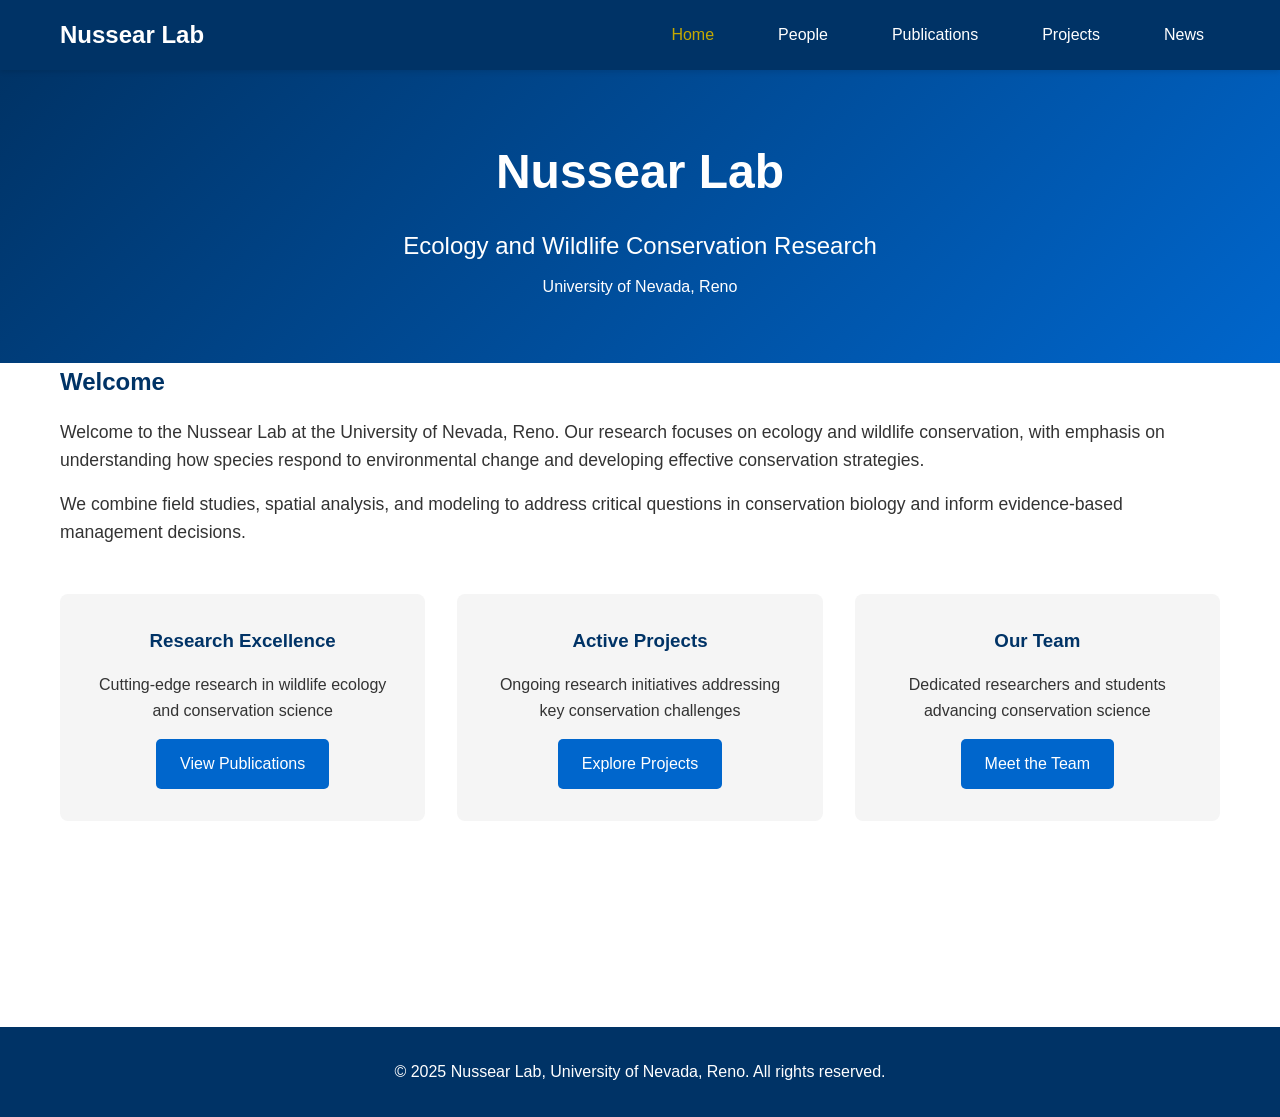
<file: index.html>
<!DOCTYPE html>
<html lang="en">
<head>
    <meta charset="UTF-8">
    <meta name="viewport" content="width=device-width, initial-scale=1.0">
    <meta name="description" content="Nussear Lab at the University of Nevada, Reno - Research in ecology and wildlife conservation">
    <title>Nussear Lab | University of Nevada, Reno</title>
    <link rel="stylesheet" href="css/style.css">
</head>
<body>
    <nav class="navbar">
        <div class="container">
            <div class="nav-brand">
                <a href="index.html">Nussear Lab</a>
            </div>
            <ul class="nav-menu">
                <li><a href="index.html">Home</a></li>
                <li><a href="people.html">People</a></li>
                <li><a href="publications.html">Publications</a></li>
                <li><a href="projects.html">Projects</a></li>
                <li><a href="news.html">News</a></li>
            </ul>
        </div>
    </nav>

    <header class="hero">
        <div class="container">
            <h1>Nussear Lab</h1>
            <p class="subtitle">Ecology and Wildlife Conservation Research</p>
            <p>University of Nevada, Reno</p>
        </div>
    </header>

    <main class="container">
        <section class="about">
            <h2>Welcome</h2>
            <p>
                Welcome to the Nussear Lab at the University of Nevada, Reno. Our research focuses on 
                ecology and wildlife conservation, with emphasis on understanding how species respond to 
                environmental change and developing effective conservation strategies.
            </p>
            <p>
                We combine field studies, spatial analysis, and modeling to address critical questions 
                in conservation biology and inform evidence-based management decisions.
            </p>
        </section>

        <section class="highlights">
            <div class="highlight-grid">
                <div class="highlight-card">
                    <h3>Research Excellence</h3>
                    <p>Cutting-edge research in wildlife ecology and conservation science</p>
                    <a href="publications.html" class="btn">View Publications</a>
                </div>
                <div class="highlight-card">
                    <h3>Active Projects</h3>
                    <p>Ongoing research initiatives addressing key conservation challenges</p>
                    <a href="projects.html" class="btn">Explore Projects</a>
                </div>
                <div class="highlight-card">
                    <h3>Our Team</h3>
                    <p>Dedicated researchers and students advancing conservation science</p>
                    <a href="people.html" class="btn">Meet the Team</a>
                </div>
            </div>
        </section>
    </main>

    <footer>
        <div class="container">
            <p>&copy; 2025 Nussear Lab, University of Nevada, Reno. All rights reserved.</p>
        </div>
    </footer>

    <script src="js/main.js"></script>
</body>
</html>
</file>
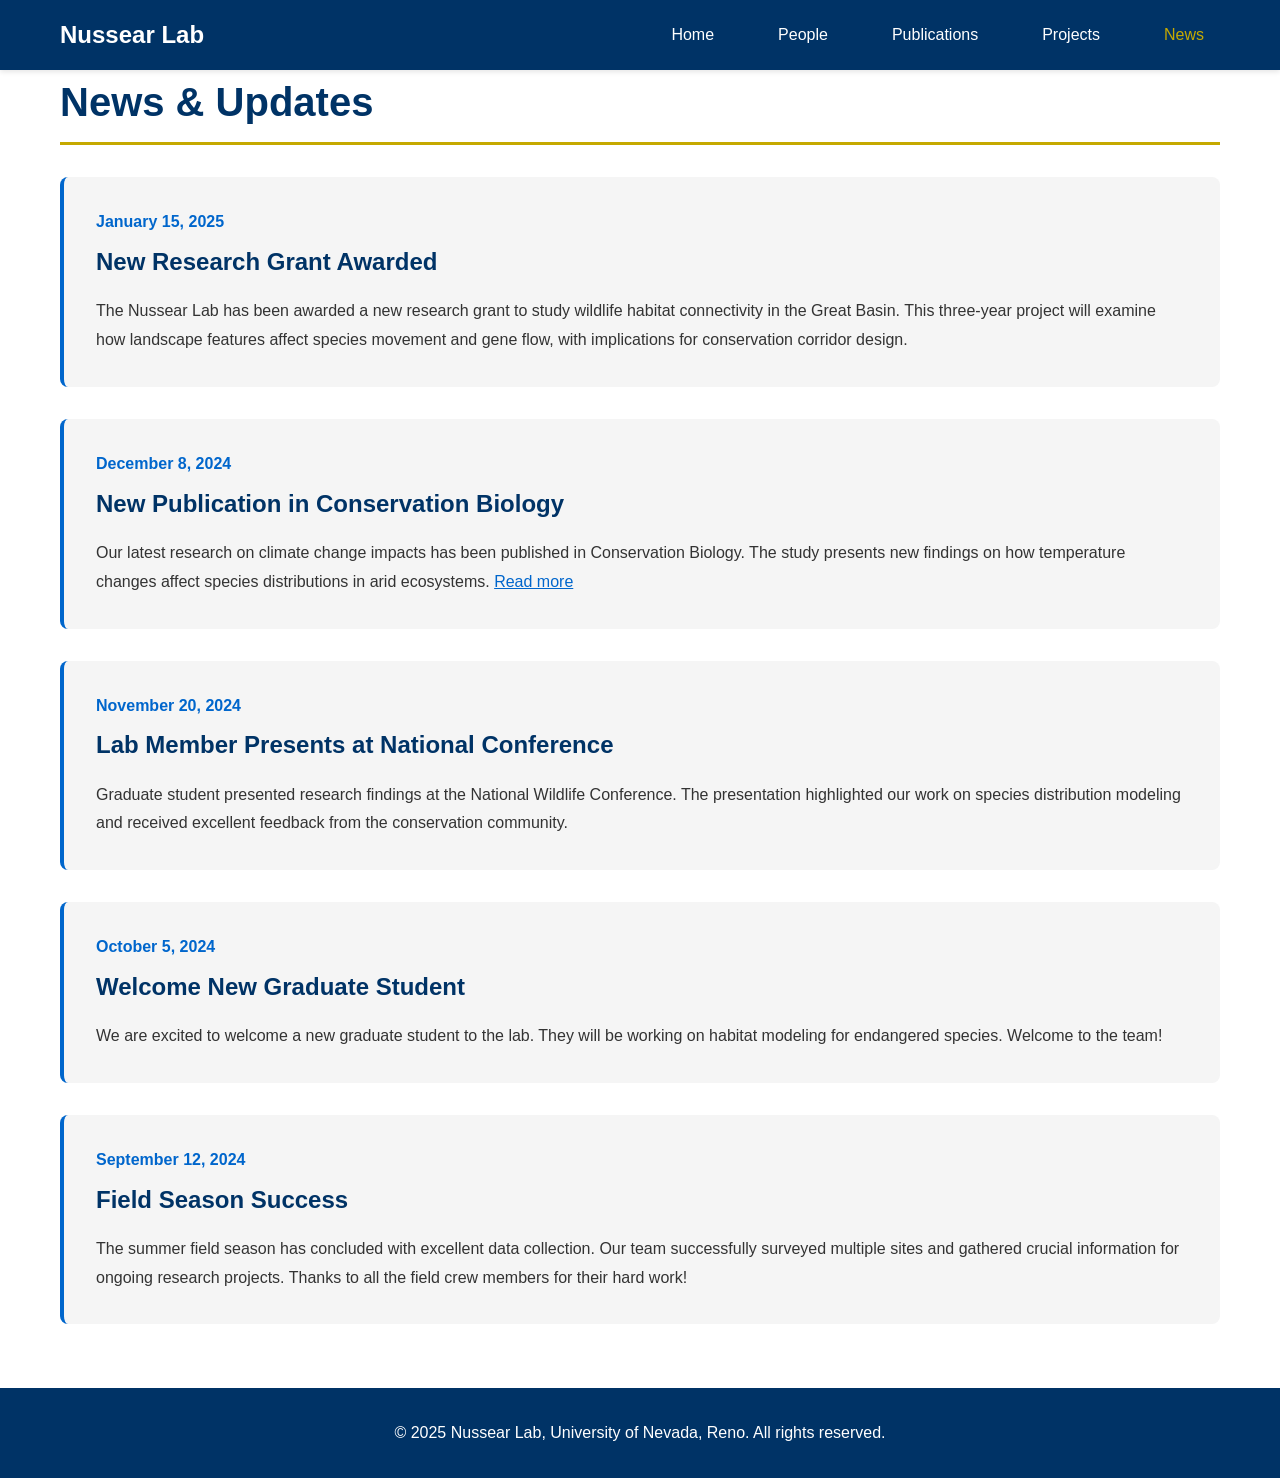
<file: news.html>
<!DOCTYPE html>
<html lang="en">
<head>
    <meta charset="UTF-8">
    <meta name="viewport" content="width=device-width, initial-scale=1.0">
    <meta name="description" content="Latest news and updates from the Nussear Lab">
    <title>News | Nussear Lab</title>
    <link rel="stylesheet" href="css/style.css">
</head>
<body>
    <nav class="navbar">
        <div class="container">
            <div class="nav-brand">
                <a href="index.html">Nussear Lab</a>
            </div>
            <ul class="nav-menu">
                <li><a href="index.html">Home</a></li>
                <li><a href="people.html">People</a></li>
                <li><a href="publications.html">Publications</a></li>
                <li><a href="projects.html">Projects</a></li>
                <li><a href="news.html">News</a></li>
            </ul>
        </div>
    </nav>

    <main class="container">
        <h1 class="page-title">News & Updates</h1>
        
        <div class="news-feed">
            <article class="news-item">
                <div class="news-date">January 15, 2025</div>
                <h2 class="news-title">New Research Grant Awarded</h2>
                <p class="news-content">
                    The Nussear Lab has been awarded a new research grant to study wildlife habitat 
                    connectivity in the Great Basin. This three-year project will examine how landscape 
                    features affect species movement and gene flow, with implications for conservation 
                    corridor design.
                </p>
            </article>

            <article class="news-item">
                <div class="news-date">December 8, 2024</div>
                <h2 class="news-title">New Publication in Conservation Biology</h2>
                <p class="news-content">
                    Our latest research on climate change impacts has been published in Conservation Biology. 
                    The study presents new findings on how temperature changes affect species distributions 
                    in arid ecosystems. <a href="publications.html">Read more</a>
                </p>
            </article>

            <article class="news-item">
                <div class="news-date">November 20, 2024</div>
                <h2 class="news-title">Lab Member Presents at National Conference</h2>
                <p class="news-content">
                    Graduate student presented research findings at the National Wildlife Conference. 
                    The presentation highlighted our work on species distribution modeling and received 
                    excellent feedback from the conservation community.
                </p>
            </article>

            <article class="news-item">
                <div class="news-date">October 5, 2024</div>
                <h2 class="news-title">Welcome New Graduate Student</h2>
                <p class="news-content">
                    We are excited to welcome a new graduate student to the lab. They will be working 
                    on habitat modeling for endangered species. Welcome to the team!
                </p>
            </article>

            <article class="news-item">
                <div class="news-date">September 12, 2024</div>
                <h2 class="news-title">Field Season Success</h2>
                <p class="news-content">
                    The summer field season has concluded with excellent data collection. Our team 
                    successfully surveyed multiple sites and gathered crucial information for ongoing 
                    research projects. Thanks to all the field crew members for their hard work!
                </p>
            </article>
        </div>
    </main>

    <footer>
        <div class="container">
            <p>&copy; 2025 Nussear Lab, University of Nevada, Reno. All rights reserved.</p>
        </div>
    </footer>

    <script src="js/main.js"></script>
</body>
</html>
</file>
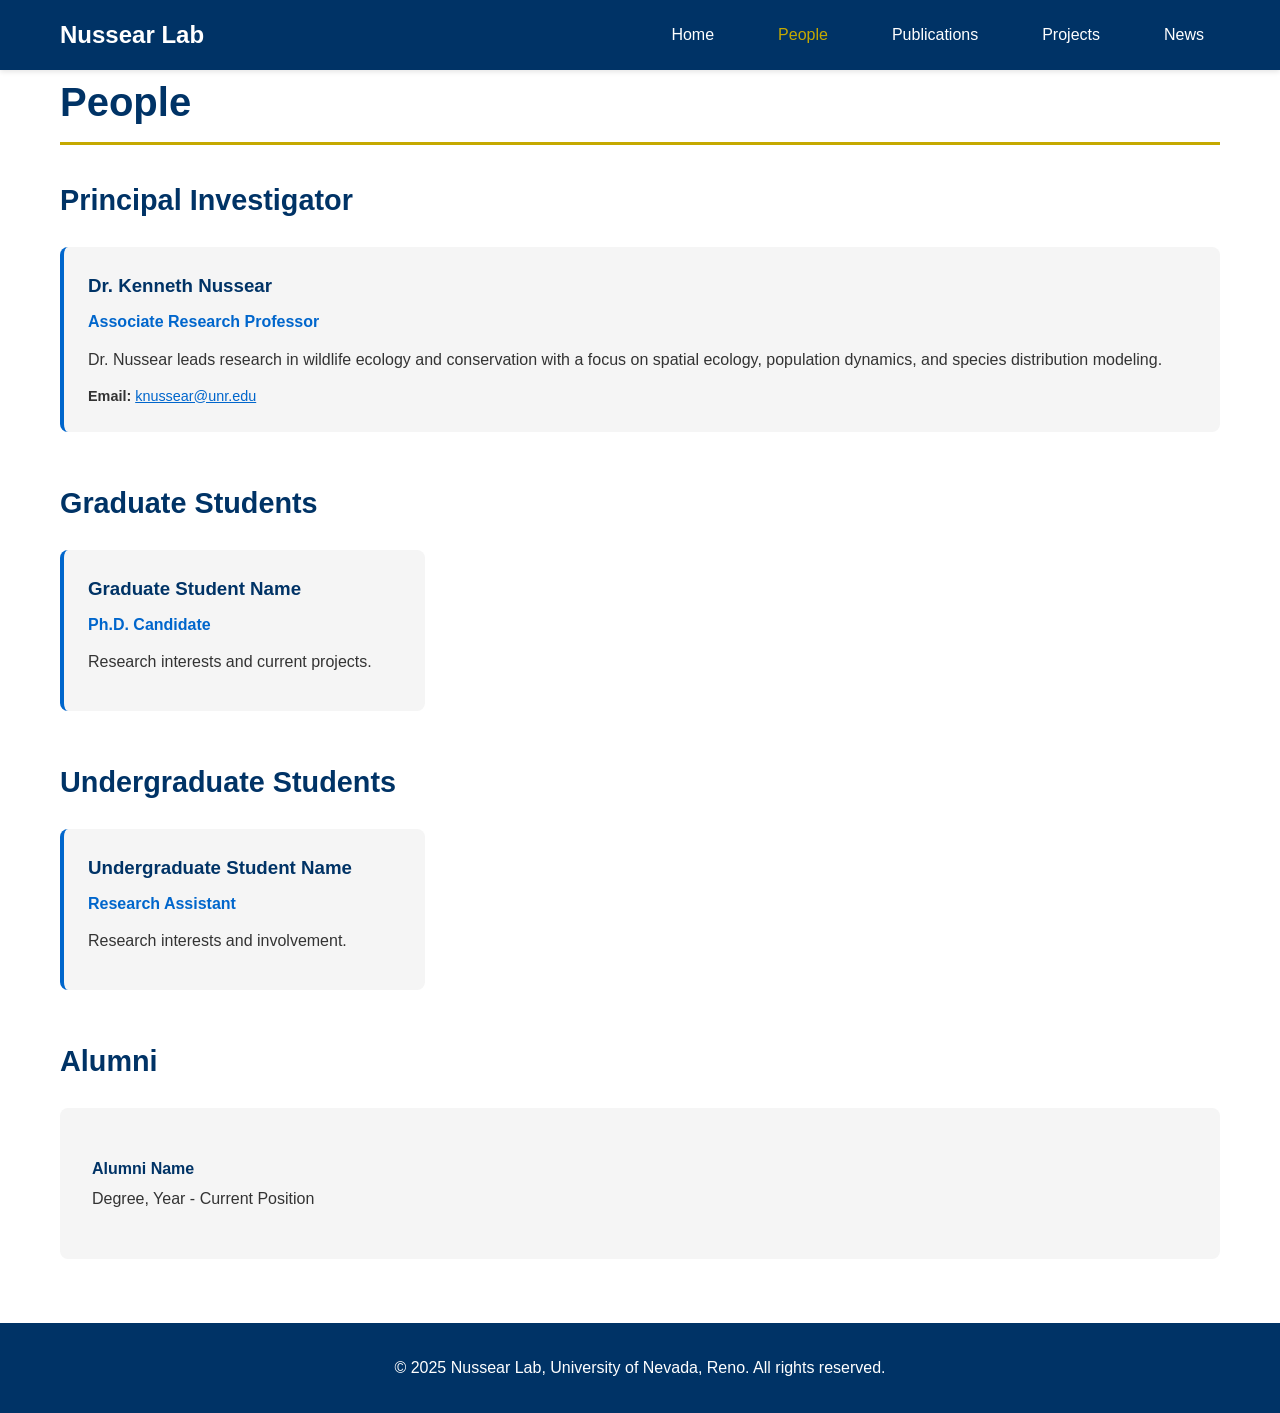
<file: people.html>
<!DOCTYPE html>
<html lang="en">
<head>
    <meta charset="UTF-8">
    <meta name="viewport" content="width=device-width, initial-scale=1.0">
    <meta name="description" content="Meet the researchers and students of the Nussear Lab">
    <title>People | Nussear Lab</title>
    <link rel="stylesheet" href="css/style.css">
</head>
<body>
    <nav class="navbar">
        <div class="container">
            <div class="nav-brand">
                <a href="index.html">Nussear Lab</a>
            </div>
            <ul class="nav-menu">
                <li><a href="index.html">Home</a></li>
                <li><a href="people.html">People</a></li>
                <li><a href="publications.html">Publications</a></li>
                <li><a href="projects.html">Projects</a></li>
                <li><a href="news.html">News</a></li>
            </ul>
        </div>
    </nav>

    <main class="container">
        <h1 class="page-title">People</h1>
        
        <section class="people-section">
            <h2>Principal Investigator</h2>
            <div class="person-card">
                <div class="person-info">
                    <h3>Dr. Kenneth Nussear</h3>
                    <p class="person-role">Associate Research Professor</p>
                    <p class="person-bio">
                        Dr. Nussear leads research in wildlife ecology and conservation with a focus on 
                        spatial ecology, population dynamics, and species distribution modeling.
                    </p>
                    <p class="person-contact">
                        <strong>Email:</strong> <a href="mailto:knussear@unr.edu">knussear@unr.edu</a>
                    </p>
                </div>
            </div>
        </section>

        <section class="people-section">
            <h2>Graduate Students</h2>
            <div class="people-grid">
                <div class="person-card">
                    <div class="person-info">
                        <h3>Graduate Student Name</h3>
                        <p class="person-role">Ph.D. Candidate</p>
                        <p class="person-bio">Research interests and current projects.</p>
                    </div>
                </div>
                <!-- Add more graduate students as needed -->
            </div>
        </section>

        <section class="people-section">
            <h2>Undergraduate Students</h2>
            <div class="people-grid">
                <div class="person-card">
                    <div class="person-info">
                        <h3>Undergraduate Student Name</h3>
                        <p class="person-role">Research Assistant</p>
                        <p class="person-bio">Research interests and involvement.</p>
                    </div>
                </div>
                <!-- Add more undergraduate students as needed -->
            </div>
        </section>

        <section class="people-section">
            <h2>Alumni</h2>
            <div class="alumni-list">
                <div class="alumni-item">
                    <h4>Alumni Name</h4>
                    <p>Degree, Year - Current Position</p>
                </div>
                <!-- Add more alumni as needed -->
            </div>
        </section>
    </main>

    <footer>
        <div class="container">
            <p>&copy; 2025 Nussear Lab, University of Nevada, Reno. All rights reserved.</p>
        </div>
    </footer>

    <script src="js/main.js"></script>
</body>
</html>
</file>
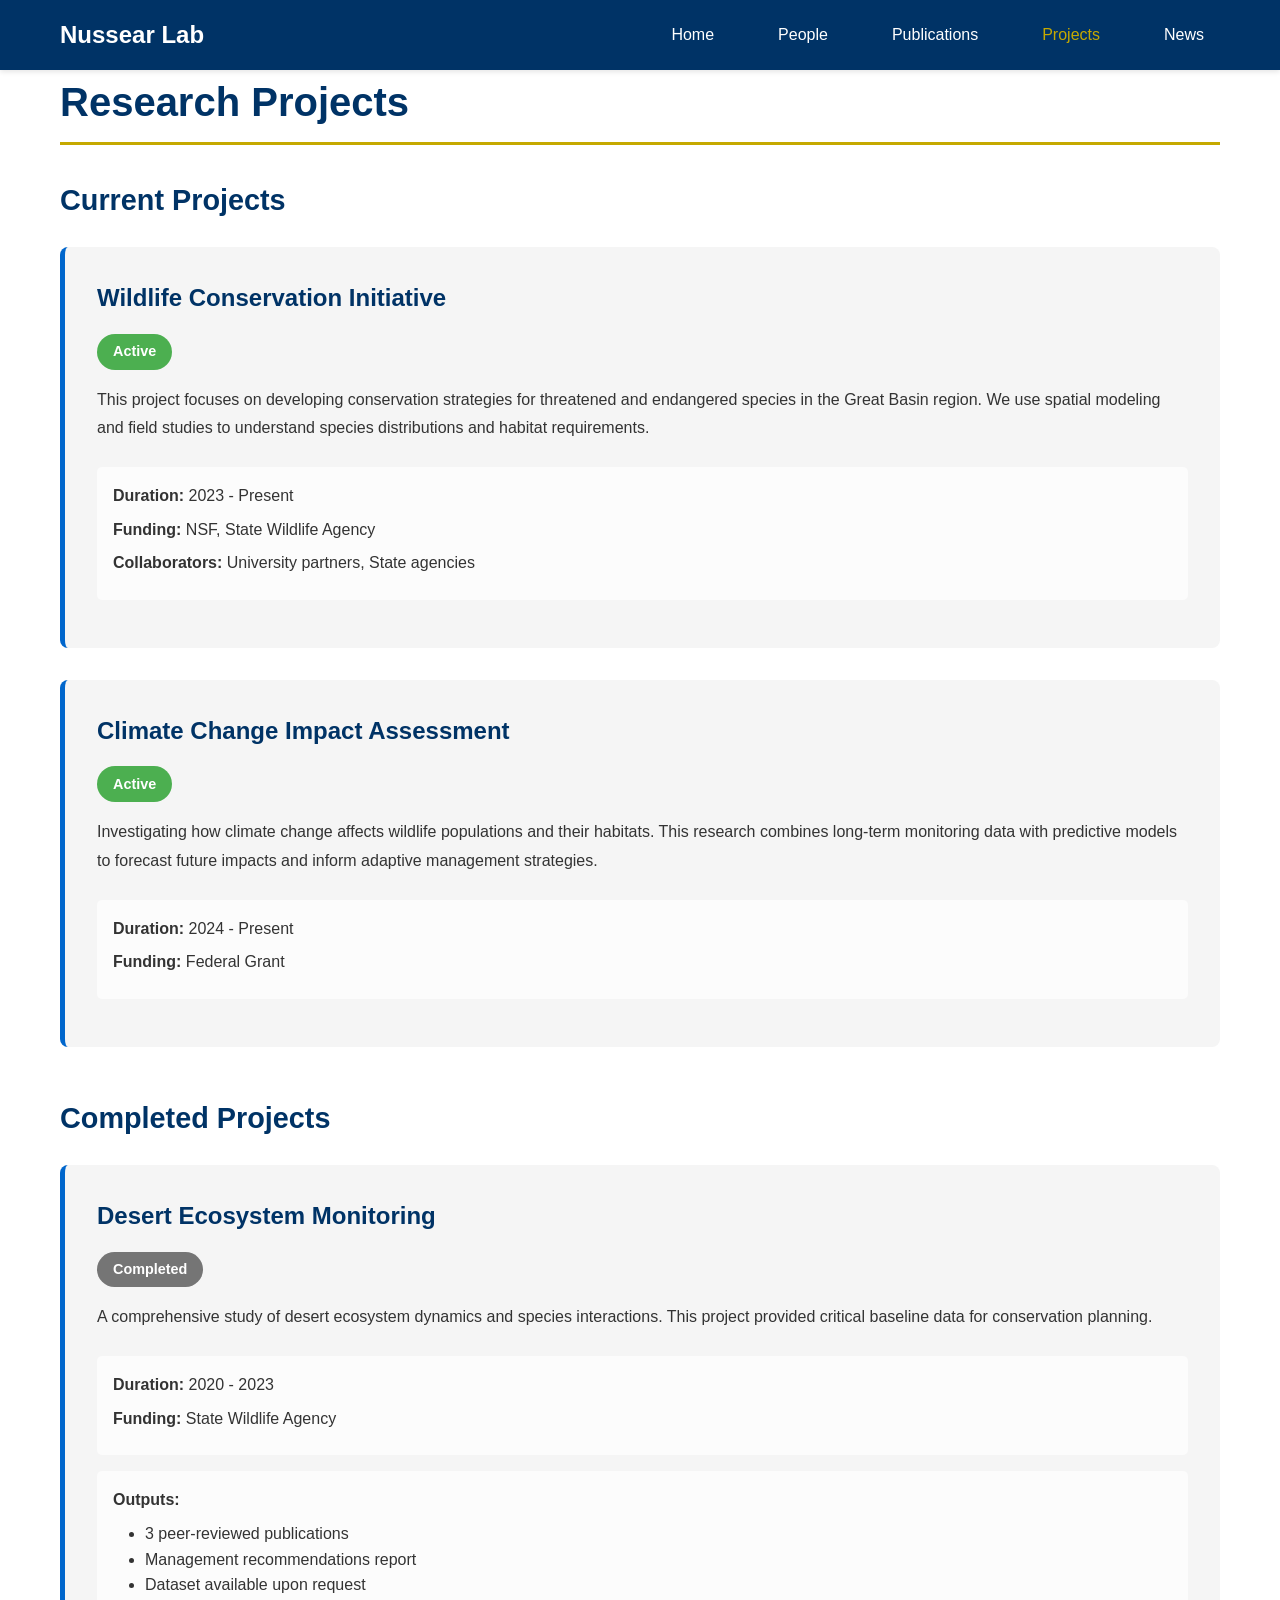
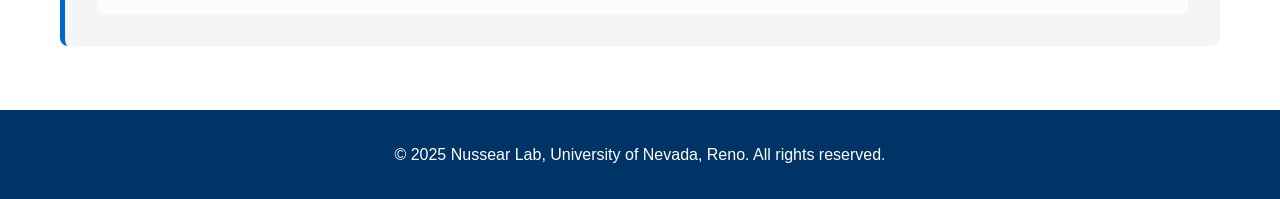
<file: projects.html>
<!DOCTYPE html>
<html lang="en">
<head>
    <meta charset="UTF-8">
    <meta name="viewport" content="width=device-width, initial-scale=1.0">
    <meta name="description" content="Research projects at the Nussear Lab">
    <title>Projects | Nussear Lab</title>
    <link rel="stylesheet" href="css/style.css">
</head>
<body>
    <nav class="navbar">
        <div class="container">
            <div class="nav-brand">
                <a href="index.html">Nussear Lab</a>
            </div>
            <ul class="nav-menu">
                <li><a href="index.html">Home</a></li>
                <li><a href="people.html">People</a></li>
                <li><a href="publications.html">Publications</a></li>
                <li><a href="projects.html">Projects</a></li>
                <li><a href="news.html">News</a></li>
            </ul>
        </div>
    </nav>

    <main class="container">
        <h1 class="page-title">Research Projects</h1>
        
        <section class="projects-section">
            <h2>Current Projects</h2>
            
            <div class="project-card">
                <h3 class="project-title">Wildlife Conservation Initiative</h3>
                <p class="project-status status-active">Active</p>
                <p class="project-description">
                    This project focuses on developing conservation strategies for threatened and 
                    endangered species in the Great Basin region. We use spatial modeling and field 
                    studies to understand species distributions and habitat requirements.
                </p>
                <div class="project-meta">
                    <p><strong>Duration:</strong> 2023 - Present</p>
                    <p><strong>Funding:</strong> NSF, State Wildlife Agency</p>
                    <p><strong>Collaborators:</strong> University partners, State agencies</p>
                </div>
            </div>

            <div class="project-card">
                <h3 class="project-title">Climate Change Impact Assessment</h3>
                <p class="project-status status-active">Active</p>
                <p class="project-description">
                    Investigating how climate change affects wildlife populations and their habitats. 
                    This research combines long-term monitoring data with predictive models to forecast 
                    future impacts and inform adaptive management strategies.
                </p>
                <div class="project-meta">
                    <p><strong>Duration:</strong> 2024 - Present</p>
                    <p><strong>Funding:</strong> Federal Grant</p>
                </div>
            </div>
        </section>

        <section class="projects-section">
            <h2>Completed Projects</h2>
            
            <div class="project-card">
                <h3 class="project-title">Desert Ecosystem Monitoring</h3>
                <p class="project-status status-completed">Completed</p>
                <p class="project-description">
                    A comprehensive study of desert ecosystem dynamics and species interactions. 
                    This project provided critical baseline data for conservation planning.
                </p>
                <div class="project-meta">
                    <p><strong>Duration:</strong> 2020 - 2023</p>
                    <p><strong>Funding:</strong> State Wildlife Agency</p>
                </div>
                <div class="project-outputs">
                    <p><strong>Outputs:</strong></p>
                    <ul>
                        <li>3 peer-reviewed publications</li>
                        <li>Management recommendations report</li>
                        <li>Dataset available upon request</li>
                    </ul>
                </div>
            </div>
        </section>
    </main>

    <footer>
        <div class="container">
            <p>&copy; 2025 Nussear Lab, University of Nevada, Reno. All rights reserved.</p>
        </div>
    </footer>

    <script src="js/main.js"></script>
</body>
</html>
</file>
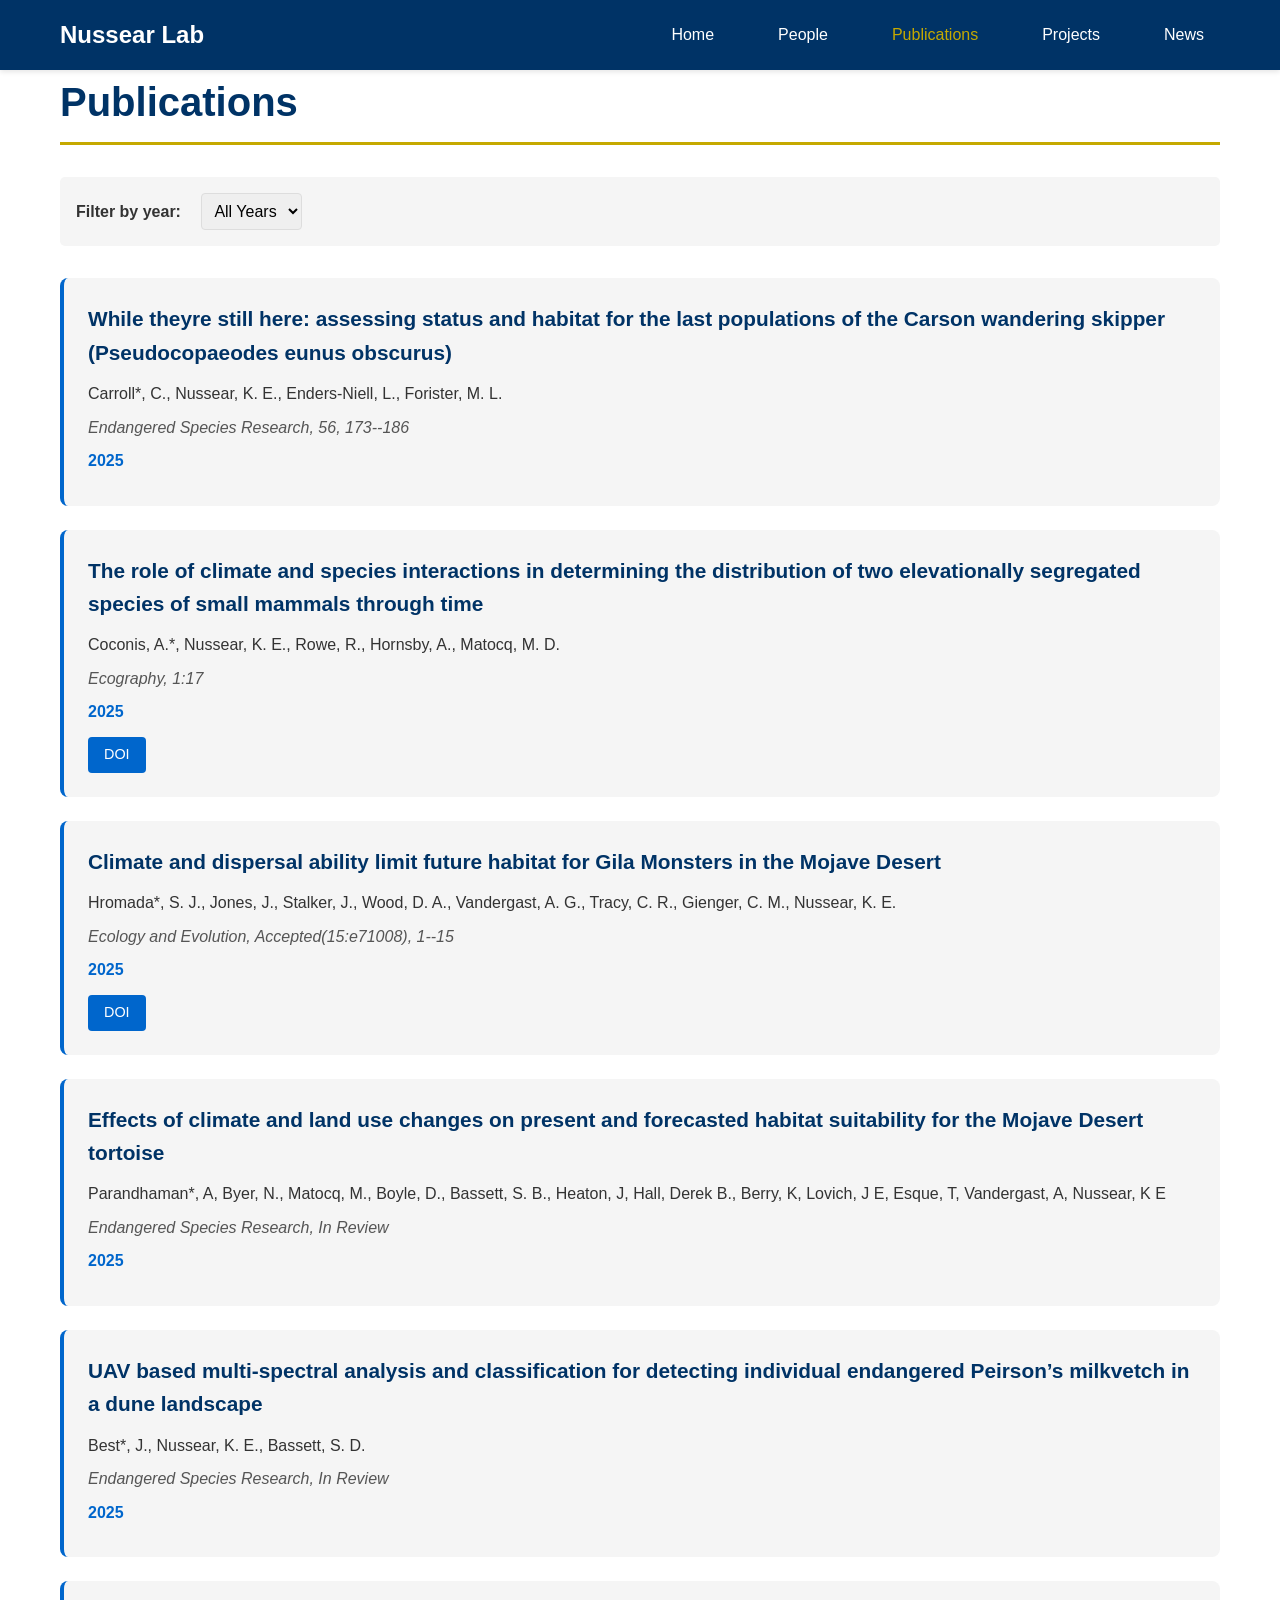
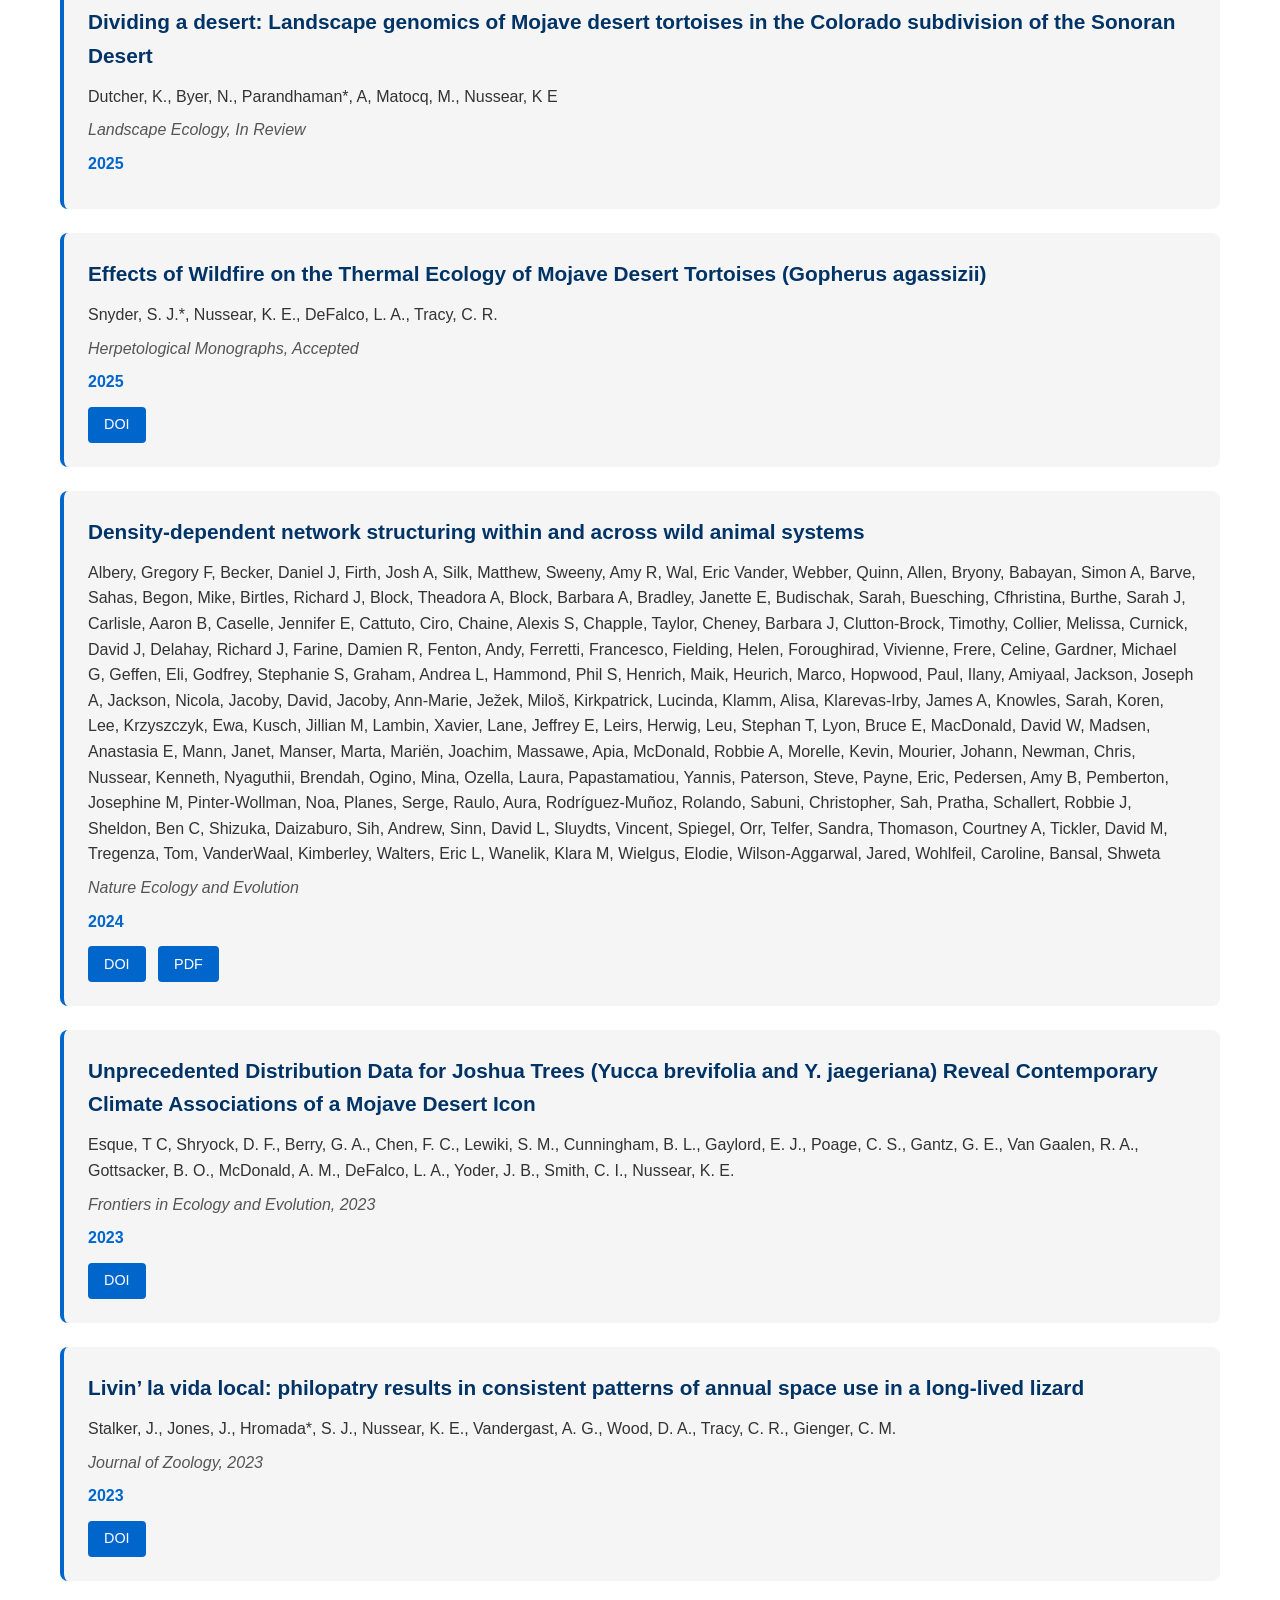
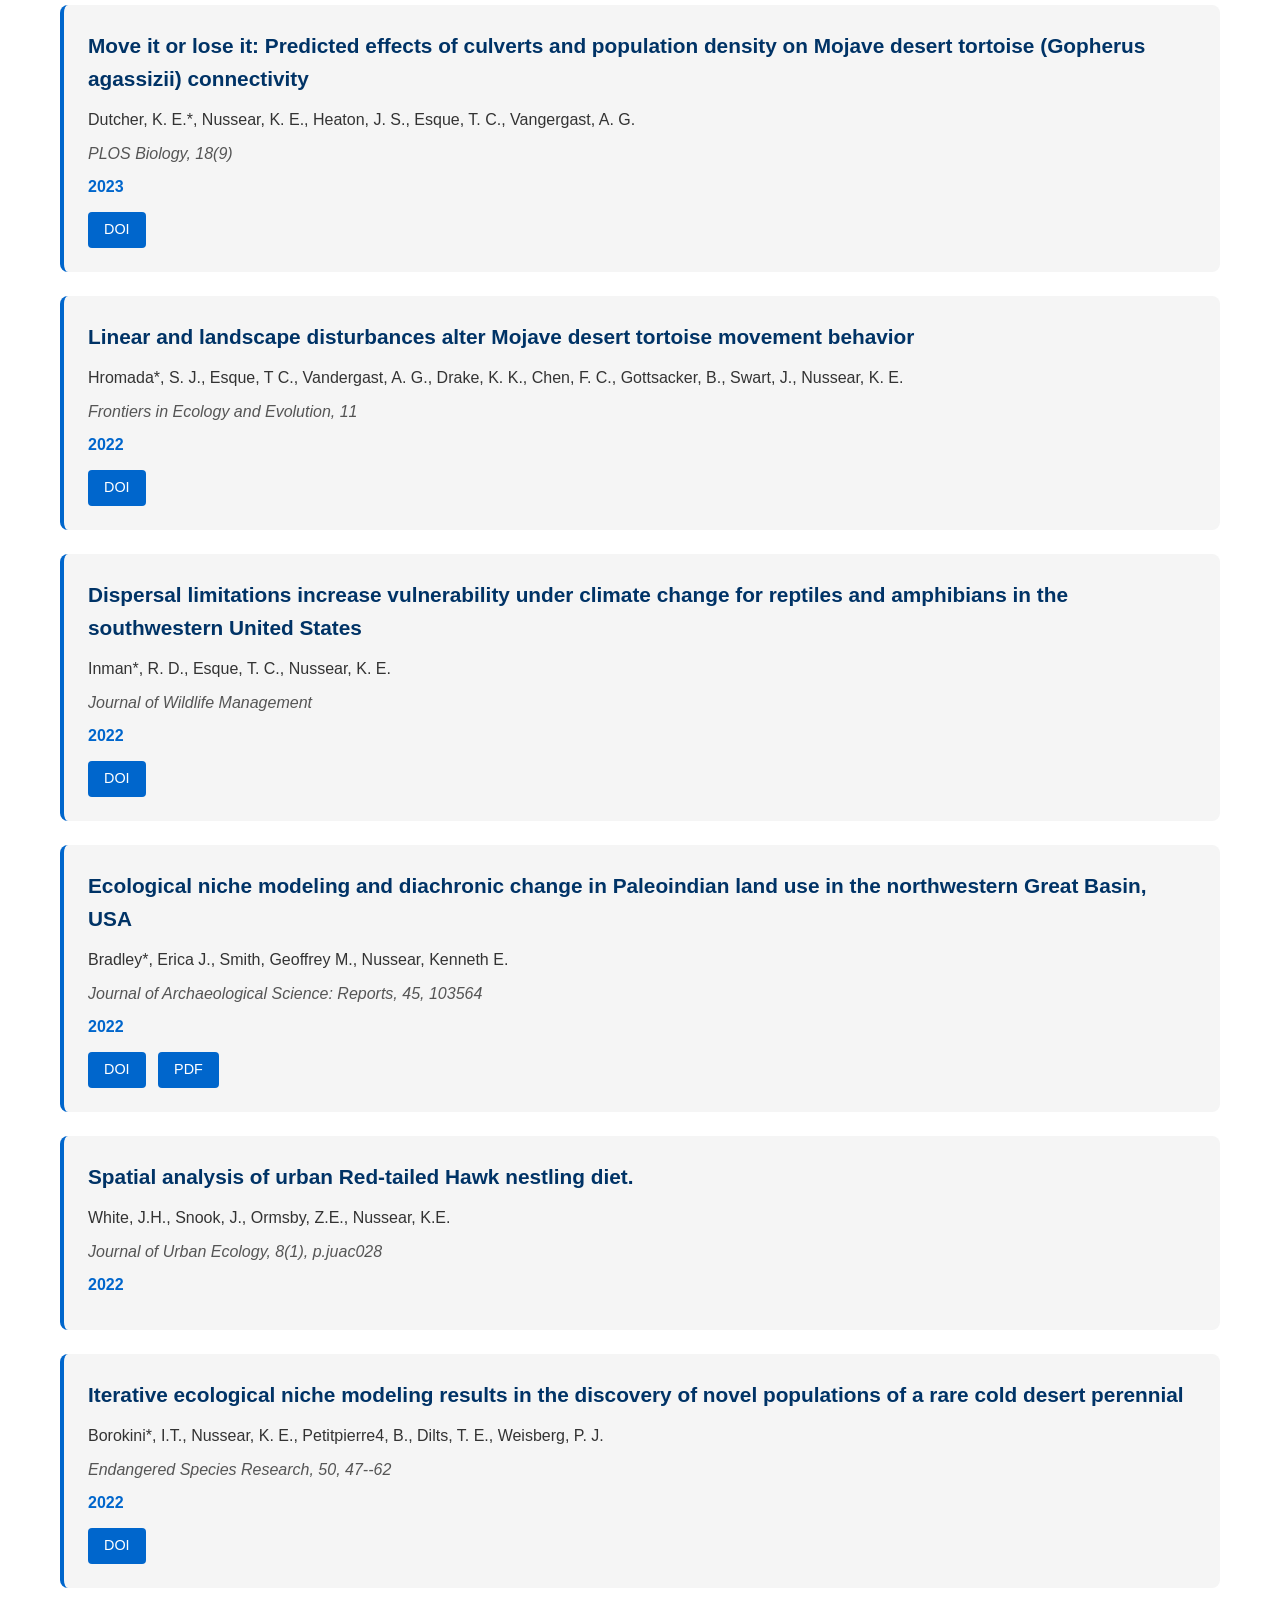
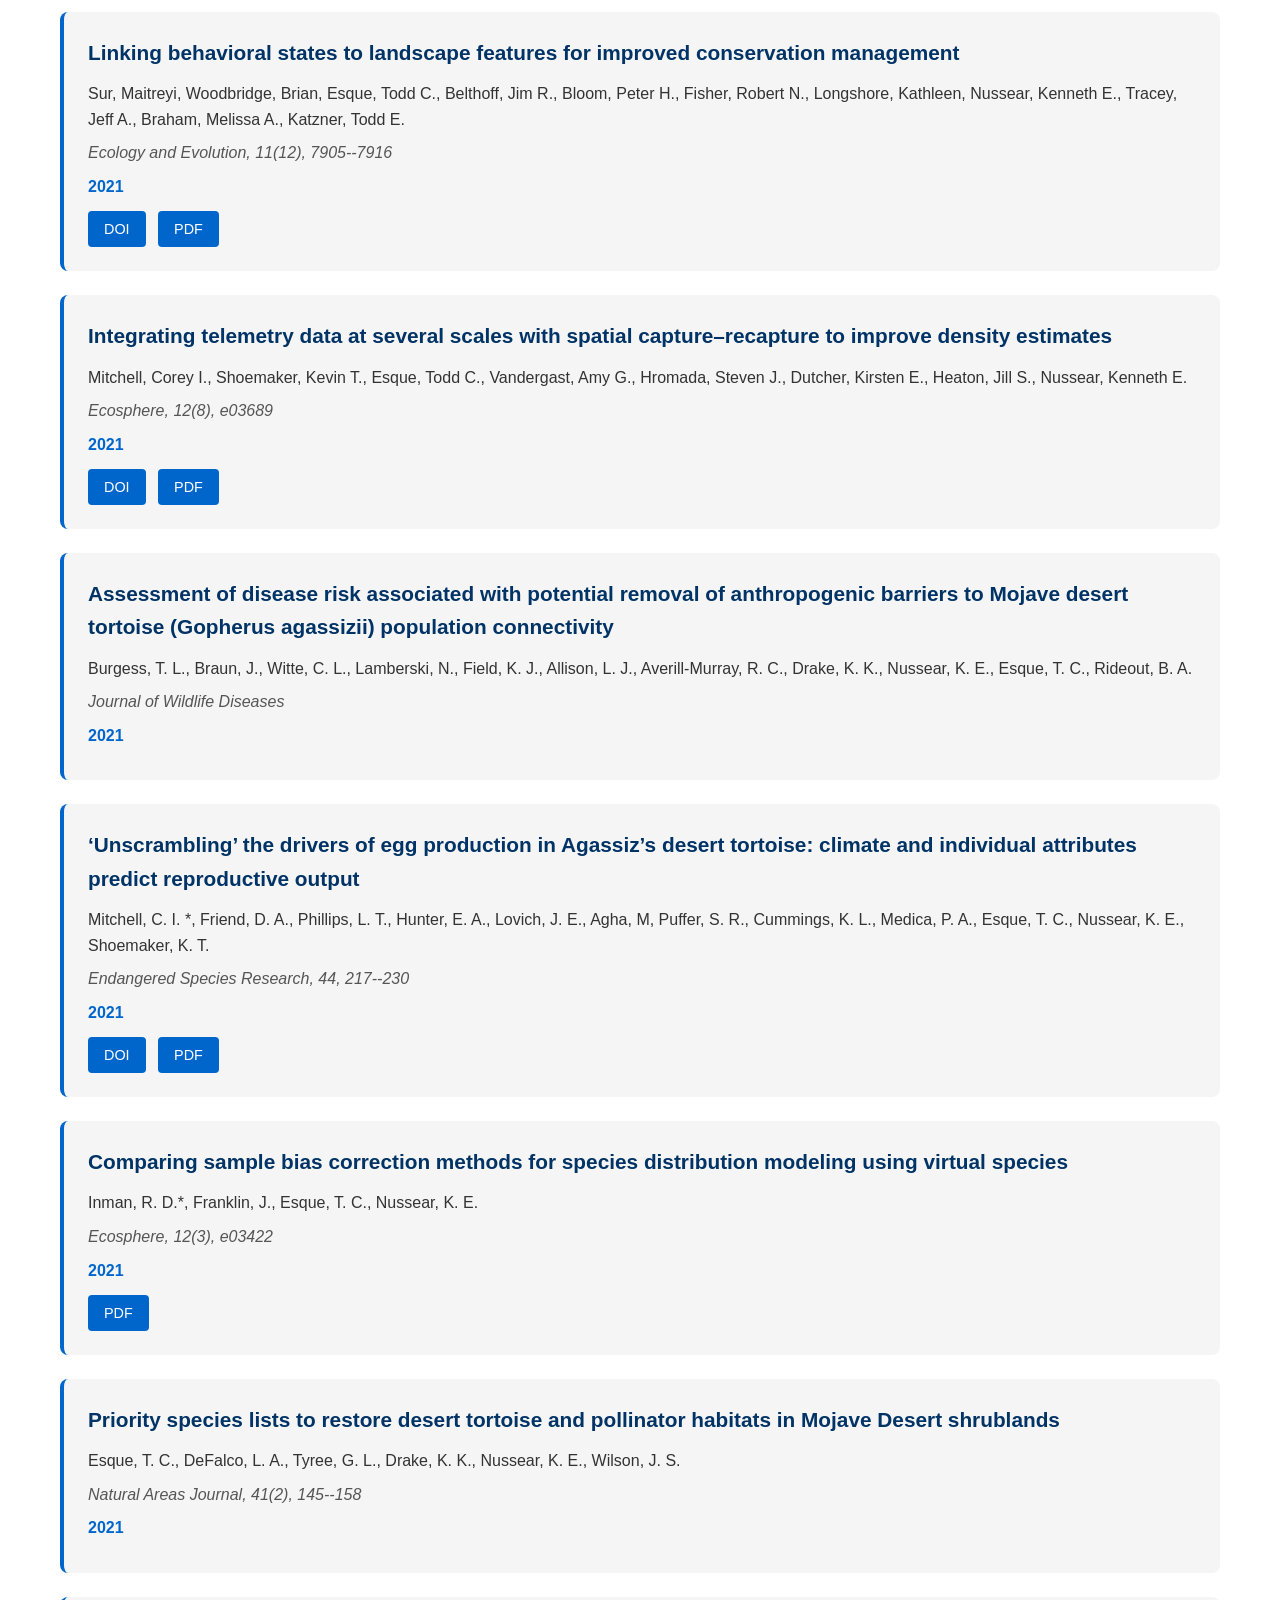
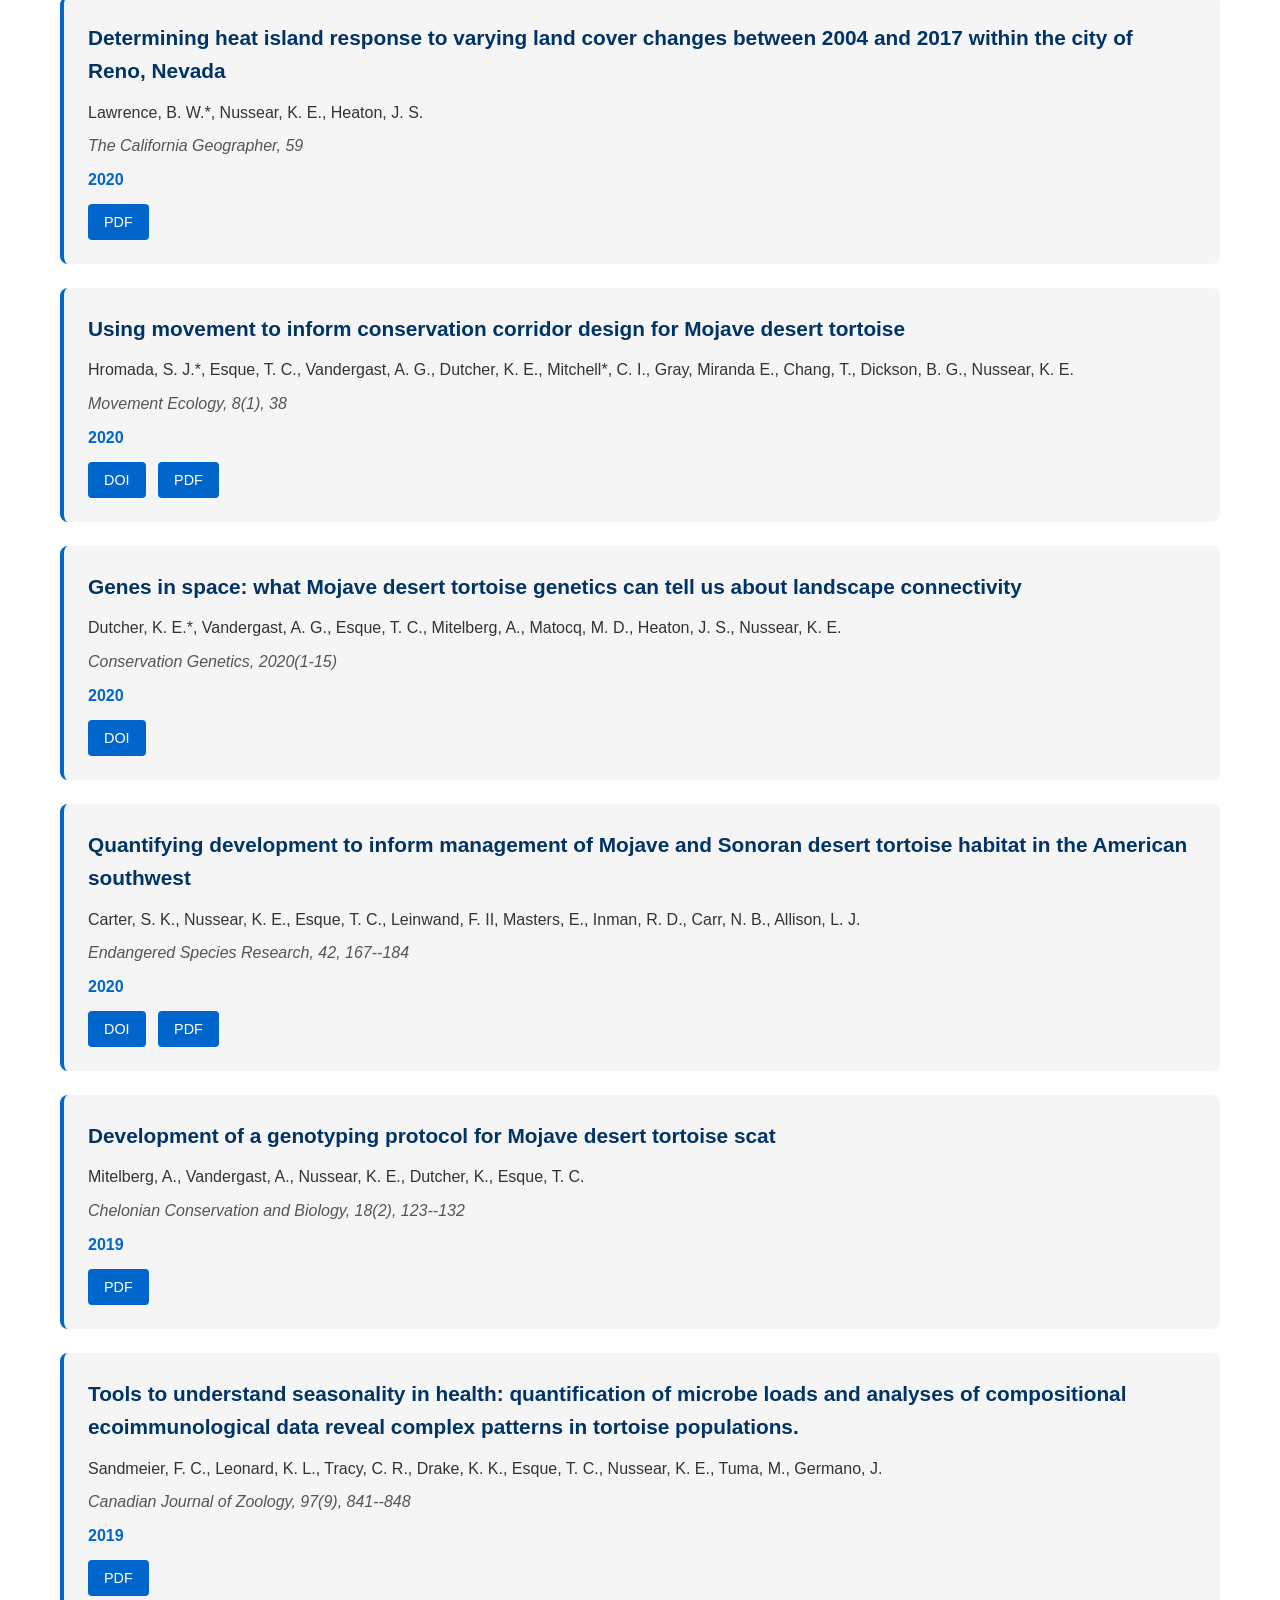
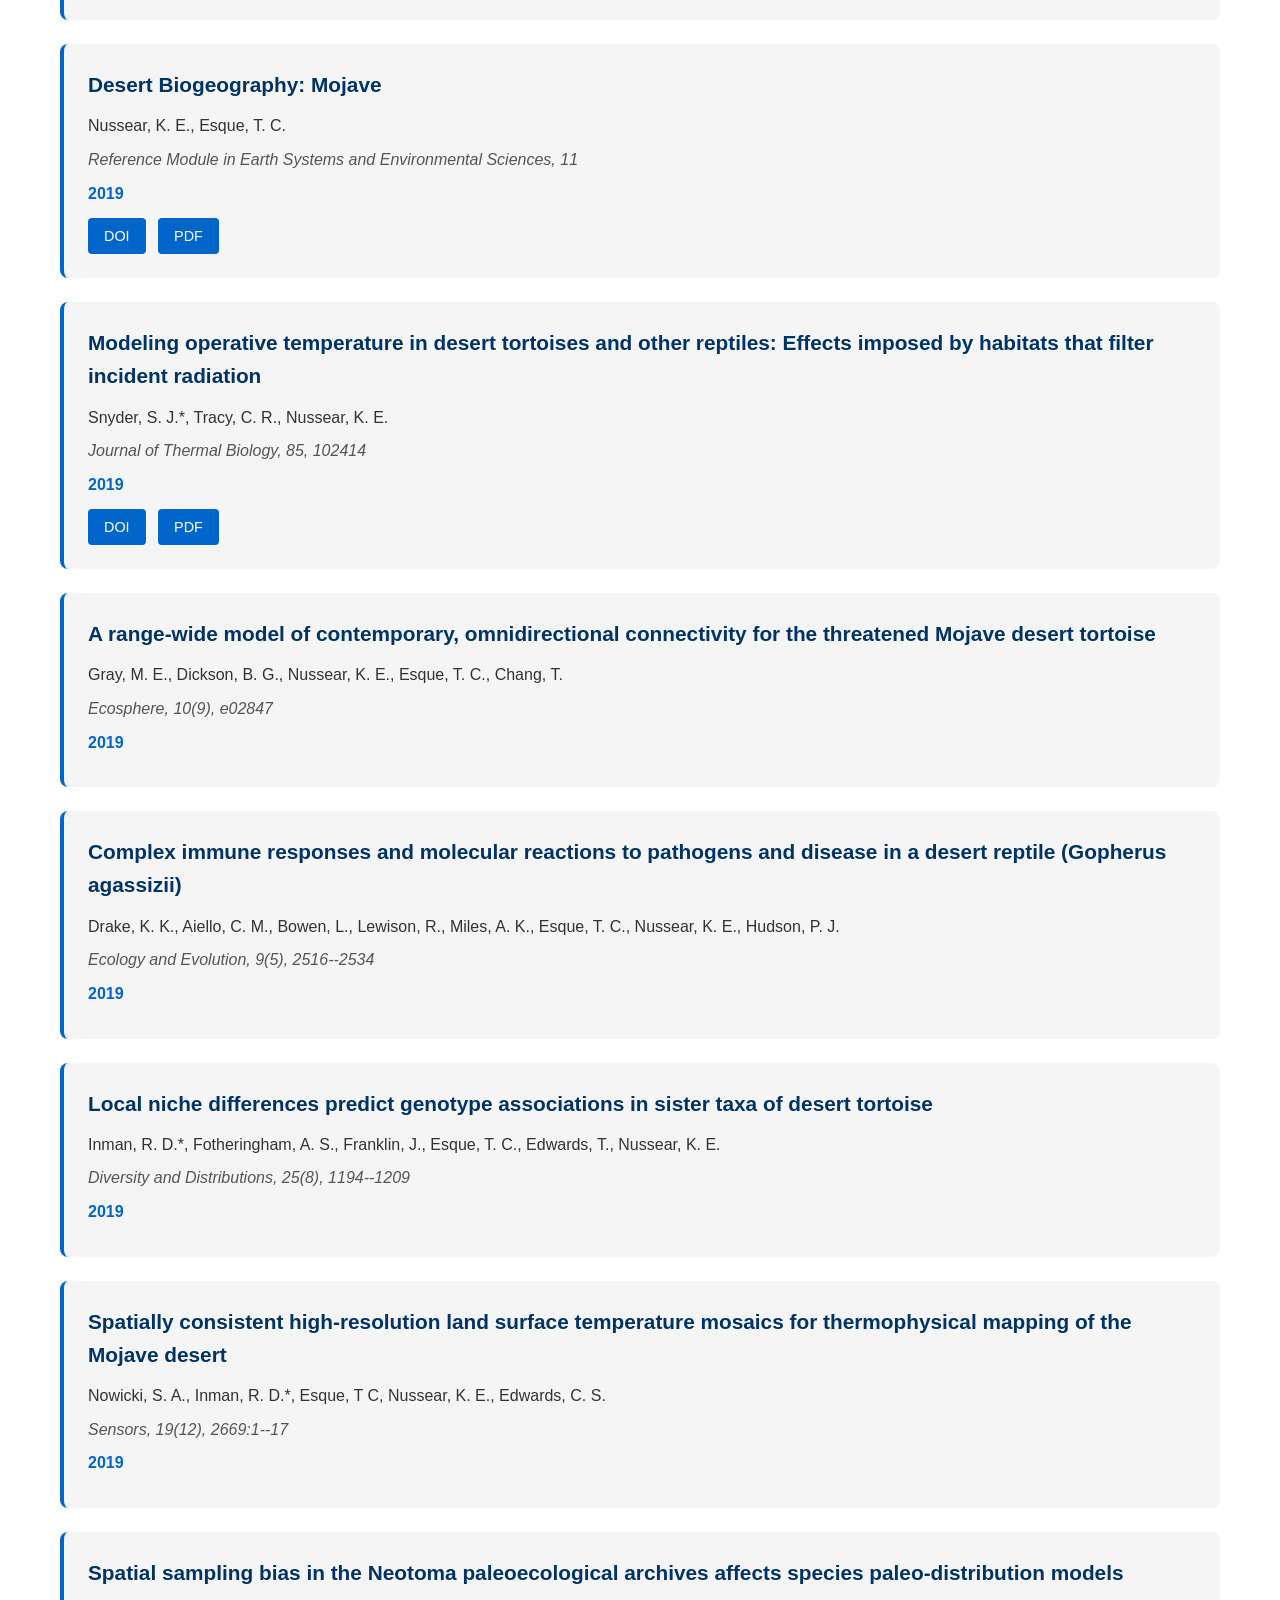
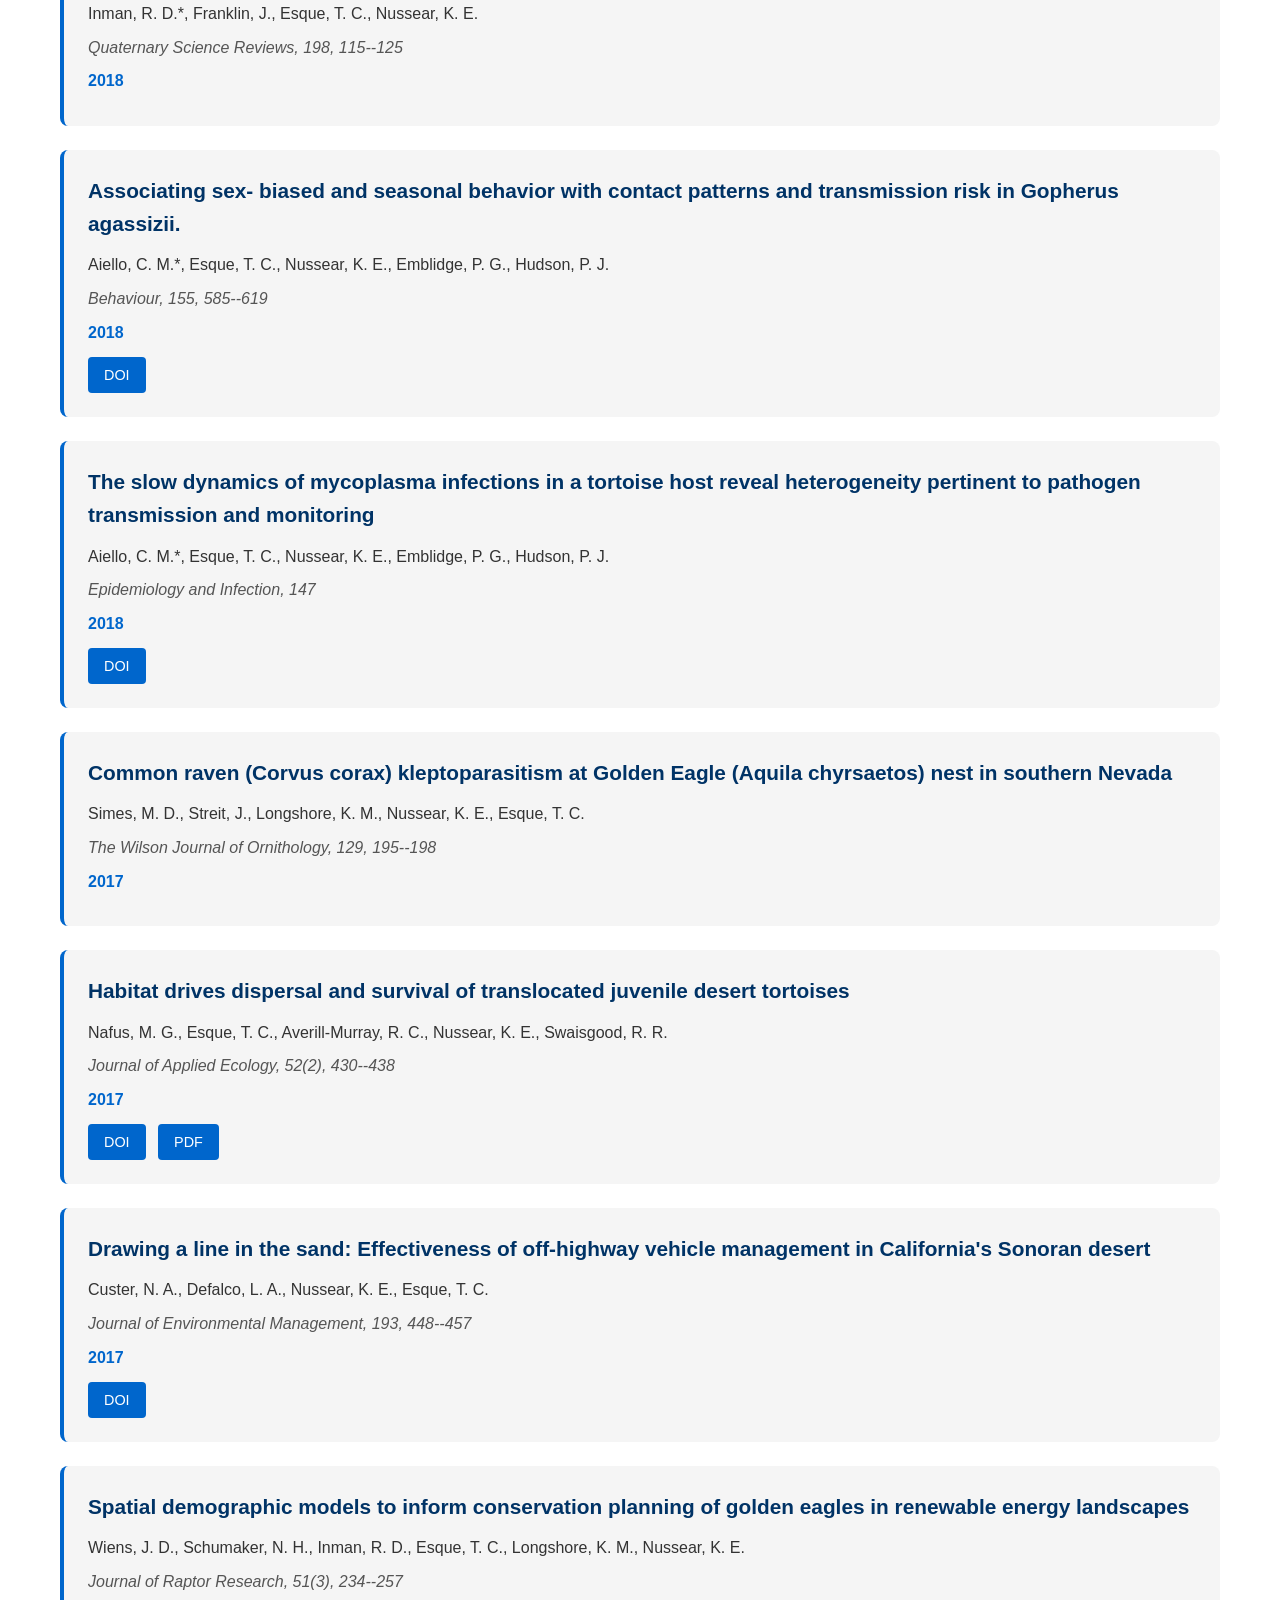
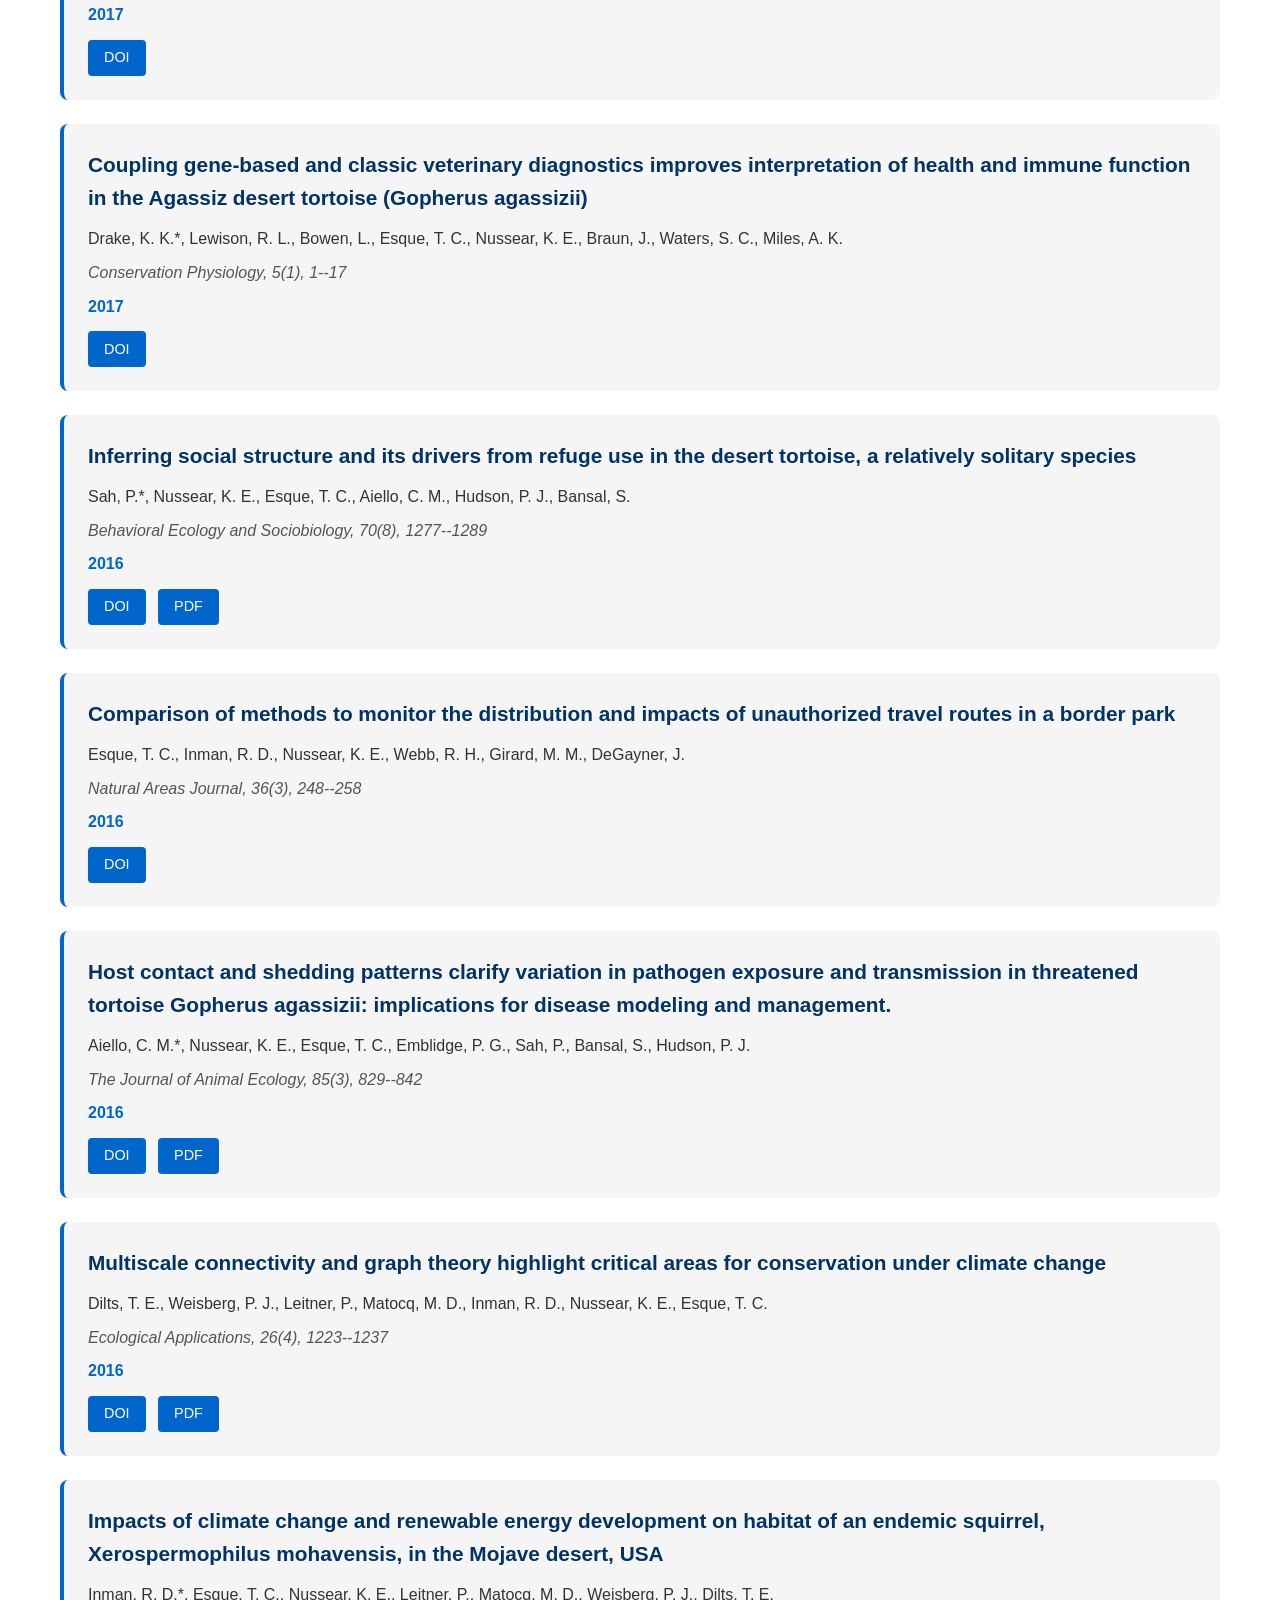
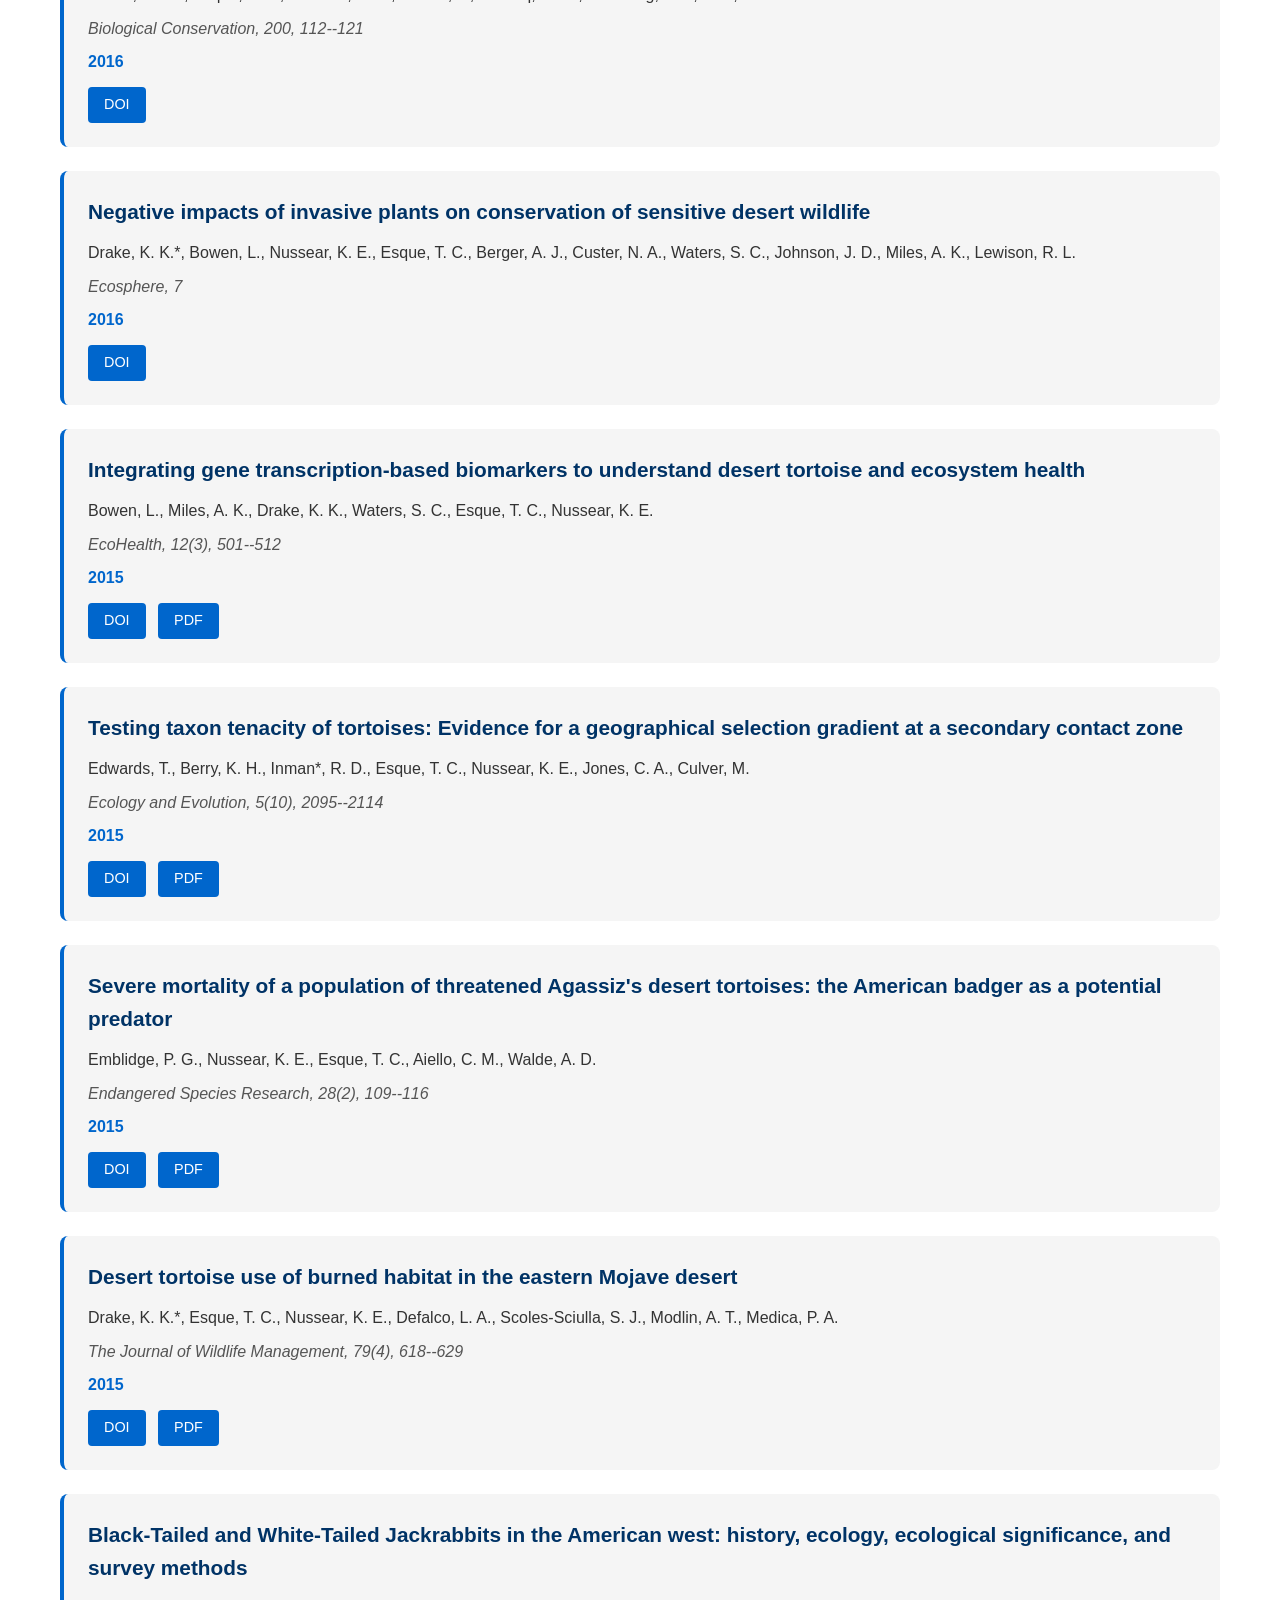
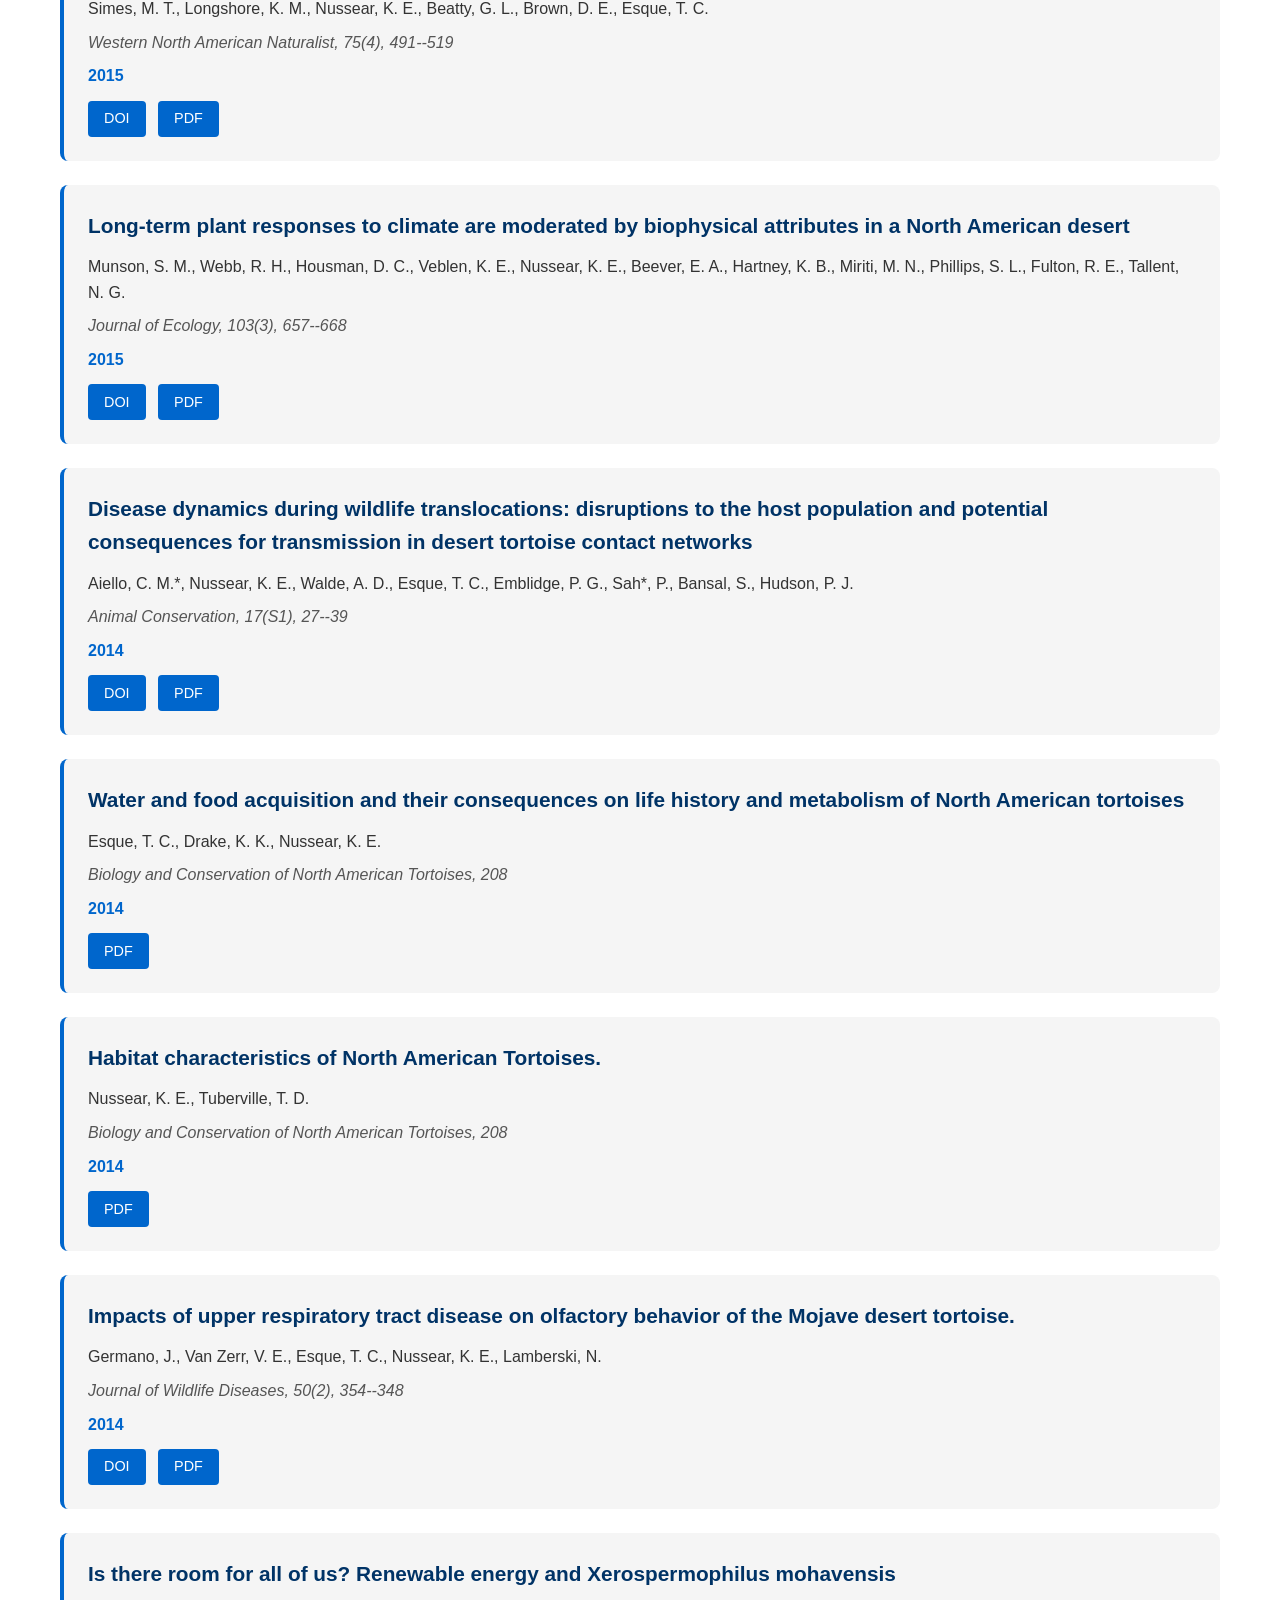
<file: publications.html>
<!DOCTYPE html>
<html lang="en">
<head>
    <meta charset="UTF-8">
    <meta name="viewport" content="width=device-width, initial-scale=1.0">
    <meta name="description" content="Publications from the Nussear Lab">
    <title>Publications | Nussear Lab</title>
    <link rel="stylesheet" href="css/style.css">
</head>
<body>
    <nav class="navbar">
        <div class="container">
            <div class="nav-brand">
                <a href="index.html">Nussear Lab</a>
            </div>
            <ul class="nav-menu">
                <li><a href="index.html">Home</a></li>
                <li><a href="people.html">People</a></li>
                <li><a href="publications.html">Publications</a></li>
                <li><a href="projects.html">Projects</a></li>
                <li><a href="news.html">News</a></li>
            </ul>
        </div>
    </nav>

    <main class="container">
        <h1 class="page-title">Publications</h1>
        
        <div class="filter-controls">
            <label for="year-filter">Filter by year:</label>
            <select id="year-filter">
                <option value="all">All Years</option>
                <option value="2025">2025</option>
                <option value="2024">2024</option>
                <option value="2023">2023</option>
                <option value="2022">2022</option>
                <option value="2021">2021</option>
                <option value="older">Older</option>
            </select>
        </div>

        <section class="publications-list" id="publications-container">
            <div class="publication" data-year="2025">
                <h3 class="pub-title">While theyre still here: assessing status and habitat for the last populations of the Carson wandering skipper (Pseudocopaeodes eunus obscurus)</h3>
                <p class="pub-authors">Carroll*, C., Nussear, K. E., Enders-Niell, L., Forister, M. L.</p>
                <p class="pub-journal"><em>Endangered Species Research, 56, 173--186</em></p>
                <p class="pub-year">2025</p>
            </div>

            <div class="publication" data-year="2025">
                <h3 class="pub-title">The role of climate and species interactions in determining the distribution of two elevationally segregated species of small mammals through time</h3>
                <p class="pub-authors">Coconis, A.*, Nussear, K. E., Rowe, R., Hornsby, A., Matocq, M. D.</p>
                <p class="pub-journal"><em>Ecography, 1:17</em></p>
                <p class="pub-year">2025</p>
                <div class="pub-links">
                    <a href="https://doi.org/doi: 10.1111/ecog.07556" class="pub-link" target="_blank" rel="noopener">DOI</a>
                </div>
            </div>

            <div class="publication" data-year="2025">
                <h3 class="pub-title">Climate and dispersal ability limit future habitat for Gila Monsters in the Mojave Desert</h3>
                <p class="pub-authors">Hromada*, S. J., Jones, J., Stalker, J., Wood, D. A., Vandergast, A. G., Tracy, C. R., Gienger, C. M., Nussear, K. E.</p>
                <p class="pub-journal"><em>Ecology and Evolution, Accepted(15:e71008), 1--15</em></p>
                <p class="pub-year">2025</p>
                <div class="pub-links">
                    <a href="https://doi.org/10.1002/ece3.71008" class="pub-link" target="_blank" rel="noopener">DOI</a>
                </div>
            </div>

            <div class="publication" data-year="2025">
                <h3 class="pub-title">Effects of climate and land use changes on present and forecasted habitat suitability for the Mojave Desert tortoise</h3>
                <p class="pub-authors">Parandhaman*, A, Byer, N., Matocq, M., Boyle, D., Bassett, S. B., Heaton, J, Hall, Derek B., Berry, K, Lovich, J E, Esque, T, Vandergast, A, Nussear, K E</p>
                <p class="pub-journal"><em>Endangered Species Research, In Review</em></p>
                <p class="pub-year">2025</p>
            </div>

            <div class="publication" data-year="2025">
                <h3 class="pub-title">UAV based multi-spectral analysis and classification for detecting individual endangered Peirson’s milkvetch in a dune landscape</h3>
                <p class="pub-authors">Best*, J., Nussear, K. E., Bassett, S. D.</p>
                <p class="pub-journal"><em>Endangered Species Research, In Review</em></p>
                <p class="pub-year">2025</p>
            </div>

            <div class="publication" data-year="2025">
                <h3 class="pub-title">Dividing a desert: Landscape genomics of Mojave desert tortoises in the Colorado subdivision of the Sonoran Desert</h3>
                <p class="pub-authors">Dutcher, K., Byer, N., Parandhaman*, A, Matocq, M., Nussear, K E</p>
                <p class="pub-journal"><em>Landscape Ecology, In Review</em></p>
                <p class="pub-year">2025</p>
            </div>

            <div class="publication" data-year="2025">
                <h3 class="pub-title">Effects of Wildfire on the Thermal Ecology of Mojave Desert Tortoises (Gopherus agassizii)</h3>
                <p class="pub-authors">Snyder, S. J.*, Nussear, K. E., DeFalco, L. A., Tracy, C. R.</p>
                <p class="pub-journal"><em>Herpetological Monographs, Accepted</em></p>
                <p class="pub-year">2025</p>
                <div class="pub-links">
                    <a href="https://doi.org/10.1016/j.jtherbio.2019.102414" class="pub-link" target="_blank" rel="noopener">DOI</a>
                </div>
            </div>

            <div class="publication" data-year="2024">
                <h3 class="pub-title">Density-dependent network structuring within and across wild animal systems</h3>
                <p class="pub-authors">Albery, Gregory F, Becker, Daniel J, Firth, Josh A, Silk, Matthew, Sweeny, Amy R, Wal, Eric Vander, Webber, Quinn, Allen, Bryony, Babayan, Simon A, Barve, Sahas, Begon, Mike, Birtles, Richard J, Block, Theadora A, Block, Barbara A, Bradley, Janette E, Budischak, Sarah, Buesching, Cfhristina, Burthe, Sarah J, Carlisle, Aaron B, Caselle, Jennifer E, Cattuto, Ciro, Chaine, Alexis S, Chapple, Taylor, Cheney, Barbara J, Clutton-Brock, Timothy, Collier, Melissa, Curnick, David J, Delahay, Richard J, Farine, Damien R, Fenton, Andy, Ferretti, Francesco, Fielding, Helen, Foroughirad, Vivienne, Frere, Celine, Gardner, Michael G, Geffen, Eli, Godfrey, Stephanie S, Graham, Andrea L, Hammond, Phil S, Henrich, Maik, Heurich, Marco, Hopwood, Paul, Ilany, Amiyaal, Jackson, Joseph A, Jackson, Nicola, Jacoby, David, Jacoby, Ann-Marie, Ježek, Miloš, Kirkpatrick, Lucinda, Klamm, Alisa, Klarevas-Irby, James A, Knowles, Sarah, Koren, Lee, Krzyszczyk, Ewa, Kusch, Jillian M, Lambin, Xavier, Lane, Jeffrey E, Leirs, Herwig, Leu, Stephan T, Lyon, Bruce E, MacDonald, David W, Madsen, Anastasia E, Mann, Janet, Manser, Marta, Mariën, Joachim, Massawe, Apia, McDonald, Robbie A, Morelle, Kevin, Mourier, Johann, Newman, Chris, Nussear, Kenneth, Nyaguthii, Brendah, Ogino, Mina, Ozella, Laura, Papastamatiou, Yannis, Paterson, Steve, Payne, Eric, Pedersen, Amy B, Pemberton, Josephine M, Pinter-Wollman, Noa, Planes, Serge, Raulo, Aura, Rodríguez-Muñoz, Rolando, Sabuni, Christopher, Sah, Pratha, Schallert, Robbie J, Sheldon, Ben C, Shizuka, Daizaburo, Sih, Andrew, Sinn, David L, Sluydts, Vincent, Spiegel, Orr, Telfer, Sandra, Thomason, Courtney A, Tickler, David M, Tregenza, Tom, VanderWaal, Kimberley, Walters, Eric L, Wanelik, Klara M, Wielgus, Elodie, Wilson-Aggarwal, Jared, Wohlfeil, Caroline, Bansal, Shweta</p>
                <p class="pub-journal"><em>Nature Ecology and Evolution</em></p>
                <p class="pub-year">2024</p>
                <div class="pub-links">
                    <a href="https://doi.org/10.1101/2024.06.28.601262" class="pub-link" target="_blank" rel="noopener">DOI</a>
                    <a href="http://biorxiv.org/lookup/doi/10.1101/2024.06.28.601262" class="pub-link" target="_blank" rel="noopener">PDF</a>
                </div>
            </div>

            <div class="publication" data-year="2023">
                <h3 class="pub-title">Unprecedented Distribution Data for Joshua Trees (Yucca brevifolia and Y. jaegeriana) Reveal Contemporary Climate Associations of a Mojave Desert Icon</h3>
                <p class="pub-authors">Esque, T C, Shryock, D. F., Berry, G. A., Chen, F. C., Lewiki, S. M., Cunningham, B. L., Gaylord, E. J., Poage, C. S., Gantz, G. E., Van Gaalen, R. A., Gottsacker, B. O., McDonald, A. M., DeFalco, L. A., Yoder, J. B., Smith, C. I., Nussear, K. E.</p>
                <p class="pub-journal"><em>Frontiers in Ecology and Evolution, 2023</em></p>
                <p class="pub-year">2023</p>
                <div class="pub-links">
                    <a href="https://doi.org/10.3389/fevo.2023.1266892" class="pub-link" target="_blank" rel="noopener">DOI</a>
                </div>
            </div>

            <div class="publication" data-year="2023">
                <h3 class="pub-title">Livin’ la vida local: philopatry results in consistent patterns of annual space use in a long-lived lizard</h3>
                <p class="pub-authors">Stalker, J., Jones, J., Hromada*, S. J., Nussear, K. E., Vandergast, A. G., Wood, D. A., Tracy, C. R., Gienger, C. M.</p>
                <p class="pub-journal"><em>Journal of Zoology, 2023</em></p>
                <p class="pub-year">2023</p>
                <div class="pub-links">
                    <a href="https://doi.org/10.1111/jzo.13118" class="pub-link" target="_blank" rel="noopener">DOI</a>
                </div>
            </div>

            <div class="publication" data-year="2023">
                <h3 class="pub-title">Move it or lose it: Predicted effects of culverts and population density on Mojave desert tortoise (Gopherus agassizii) connectivity</h3>
                <p class="pub-authors">Dutcher, K. E.*, Nussear, K. E., Heaton, J. S., Esque, T. C., Vangergast, A. G.</p>
                <p class="pub-journal"><em>PLOS Biology, 18(9)</em></p>
                <p class="pub-year">2023</p>
                <div class="pub-links">
                    <a href="https://doi.org/10.1371/journal.pone.0286820" class="pub-link" target="_blank" rel="noopener">DOI</a>
                </div>
            </div>

            <div class="publication" data-year="2022">
                <h3 class="pub-title">Linear and landscape disturbances alter Mojave desert tortoise movement behavior</h3>
                <p class="pub-authors">Hromada*, S. J., Esque, T C., Vandergast, A. G., Drake, K. K., Chen, F. C., Gottsacker, B., Swart, J., Nussear, K. E.</p>
                <p class="pub-journal"><em>Frontiers in Ecology and Evolution, 11</em></p>
                <p class="pub-year">2022</p>
                <div class="pub-links">
                    <a href="https://doi.org/10.3389/fevo.2023.971337" class="pub-link" target="_blank" rel="noopener">DOI</a>
                </div>
            </div>

            <div class="publication" data-year="2022">
                <h3 class="pub-title">Dispersal limitations increase vulnerability under climate change for reptiles and amphibians in the southwestern United States</h3>
                <p class="pub-authors">Inman*, R. D., Esque, T. C., Nussear, K. E.</p>
                <p class="pub-journal"><em>Journal of Wildlife Management</em></p>
                <p class="pub-year">2022</p>
                <div class="pub-links">
                    <a href="https://doi.org/DOI: 10.1002/jwmg.22317" class="pub-link" target="_blank" rel="noopener">DOI</a>
                </div>
            </div>

            <div class="publication" data-year="2022">
                <h3 class="pub-title">Ecological niche modeling and diachronic change in Paleoindian land use in the northwestern Great Basin, USA</h3>
                <p class="pub-authors">Bradley*, Erica J., Smith, Geoffrey M., Nussear, Kenneth E.</p>
                <p class="pub-journal"><em>Journal of Archaeological Science: Reports, 45, 103564</em></p>
                <p class="pub-year">2022</p>
                <div class="pub-links">
                    <a href="https://doi.org/10.1016/j.jasrep.2022.103564" class="pub-link" target="_blank" rel="noopener">DOI</a>
                    <a href="https://www.sciencedirect.com/science/article/pii/S2352409X22002279" class="pub-link" target="_blank" rel="noopener">PDF</a>
                </div>
            </div>

            <div class="publication" data-year="2022">
                <h3 class="pub-title">Spatial analysis of urban Red-tailed Hawk nestling diet.</h3>
                <p class="pub-authors">White, J.H., Snook, J., Ormsby, Z.E., Nussear, K.E.</p>
                <p class="pub-journal"><em>Journal of Urban Ecology, 8(1), p.juac028</em></p>
                <p class="pub-year">2022</p>
            </div>

            <div class="publication" data-year="2022">
                <h3 class="pub-title">Iterative ecological niche modeling results in the discovery of novel populations of a rare cold desert perennial</h3>
                <p class="pub-authors">Borokini*, I.T., Nussear, K. E., Petitpierre4, B., Dilts, T. E., Weisberg, P. J.</p>
                <p class="pub-journal"><em>Endangered Species Research, 50, 47--62</em></p>
                <p class="pub-year">2022</p>
                <div class="pub-links">
                    <a href="https://doi.org/10.3354/esr01218" class="pub-link" target="_blank" rel="noopener">DOI</a>
                </div>
            </div>

            <div class="publication" data-year="2021">
                <h3 class="pub-title">Linking behavioral states to landscape features for improved conservation management</h3>
                <p class="pub-authors">Sur, Maitreyi, Woodbridge, Brian, Esque, Todd C., Belthoff, Jim R., Bloom, Peter H., Fisher, Robert N., Longshore, Kathleen, Nussear, Kenneth E., Tracey, Jeff A., Braham, Melissa A., Katzner, Todd E.</p>
                <p class="pub-journal"><em>Ecology and Evolution, 11(12), 7905--7916</em></p>
                <p class="pub-year">2021</p>
                <div class="pub-links">
                    <a href="https://doi.org/10.1002/ece3.7621" class="pub-link" target="_blank" rel="noopener">DOI</a>
                    <a href="https://onlinelibrary.wiley.com/doi/abs/10.1002/ece3.7621" class="pub-link" target="_blank" rel="noopener">PDF</a>
                </div>
            </div>

            <div class="publication" data-year="2021">
                <h3 class="pub-title">Integrating telemetry data at several scales with spatial capture–recapture to improve density estimates</h3>
                <p class="pub-authors">Mitchell, Corey I., Shoemaker, Kevin T., Esque, Todd C., Vandergast, Amy G., Hromada, Steven J., Dutcher, Kirsten E., Heaton, Jill S., Nussear, Kenneth E.</p>
                <p class="pub-journal"><em>Ecosphere, 12(8), e03689</em></p>
                <p class="pub-year">2021</p>
                <div class="pub-links">
                    <a href="https://doi.org/10.1002/ecs2.3689" class="pub-link" target="_blank" rel="noopener">DOI</a>
                    <a href="https://esajournals.onlinelibrary.wiley.com/doi/abs/10.1002/ecs2.3689" class="pub-link" target="_blank" rel="noopener">PDF</a>
                </div>
            </div>

            <div class="publication" data-year="2021">
                <h3 class="pub-title">Assessment of disease risk associated with potential removal of anthropogenic barriers to Mojave desert tortoise (Gopherus agassizii) population connectivity</h3>
                <p class="pub-authors">Burgess, T. L., Braun, J., Witte, C. L., Lamberski, N., Field, K. J., Allison, L. J., Averill-Murray, R. C., Drake, K. K., Nussear, K. E., Esque, T. C., Rideout, B. A.</p>
                <p class="pub-journal"><em>Journal of Wildlife Diseases</em></p>
                <p class="pub-year">2021</p>
            </div>

            <div class="publication" data-year="2021">
                <h3 class="pub-title">‘Unscrambling’ the drivers of egg production in Agassiz’s desert tortoise: climate and individual attributes predict reproductive output</h3>
                <p class="pub-authors">Mitchell, C. I. *, Friend, D. A., Phillips, L. T., Hunter, E. A., Lovich, J. E., Agha, M, Puffer, S. R., Cummings, K. L., Medica, P. A., Esque, T. C., Nussear, K. E., Shoemaker, K. T.</p>
                <p class="pub-journal"><em>Endangered Species Research, 44, 217--230</em></p>
                <p class="pub-year">2021</p>
                <div class="pub-links">
                    <a href="https://doi.org/10.3354/esr01103" class="pub-link" target="_blank" rel="noopener">DOI</a>
                    <a href="https://doi.org/10.3354/esr01103" class="pub-link" target="_blank" rel="noopener">PDF</a>
                </div>
            </div>

            <div class="publication" data-year="2021">
                <h3 class="pub-title">Comparing sample bias correction methods for species distribution modeling using virtual species</h3>
                <p class="pub-authors">Inman, R. D.*, Franklin, J., Esque, T. C., Nussear, K. E.</p>
                <p class="pub-journal"><em>Ecosphere, 12(3), e03422</em></p>
                <p class="pub-year">2021</p>
                <div class="pub-links">
                    <a href="https://doi.org/10.1002/ecs2.3422" class="pub-link" target="_blank" rel="noopener">PDF</a>
                </div>
            </div>

            <div class="publication" data-year="2021">
                <h3 class="pub-title">Priority species lists to restore desert tortoise and pollinator habitats in Mojave Desert shrublands</h3>
                <p class="pub-authors">Esque, T. C., DeFalco, L. A., Tyree, G. L., Drake, K. K., Nussear, K. E., Wilson, J. S.</p>
                <p class="pub-journal"><em>Natural Areas Journal, 41(2), 145--158</em></p>
                <p class="pub-year">2021</p>
            </div>

            <div class="publication" data-year="2020">
                <h3 class="pub-title">Determining heat island response to varying land cover changes between 2004 and 2017 within the city of Reno, Nevada</h3>
                <p class="pub-authors">Lawrence, B. W.*, Nussear, K. E., Heaton, J. S.</p>
                <p class="pub-journal"><em>The California Geographer, 59</em></p>
                <p class="pub-year">2020</p>
                <div class="pub-links">
                    <a href="http://dspace.calstate.edu/handle/10211.3/216930" class="pub-link" target="_blank" rel="noopener">PDF</a>
                </div>
            </div>

            <div class="publication" data-year="2020">
                <h3 class="pub-title">Using movement to inform conservation corridor design for Mojave desert tortoise</h3>
                <p class="pub-authors">Hromada, S. J.*, Esque, T. C., Vandergast, A. G., Dutcher, K. E., Mitchell*, C. I., Gray, Miranda E., Chang, T., Dickson, B. G., Nussear, K. E.</p>
                <p class="pub-journal"><em>Movement Ecology, 8(1), 38</em></p>
                <p class="pub-year">2020</p>
                <div class="pub-links">
                    <a href="https://doi.org/10.1186/s40462-020-00224-8" class="pub-link" target="_blank" rel="noopener">DOI</a>
                    <a href="https://doi.org/10.1186/s40462-020-00224-8" class="pub-link" target="_blank" rel="noopener">PDF</a>
                </div>
            </div>

            <div class="publication" data-year="2020">
                <h3 class="pub-title">Genes in space: what Mojave desert tortoise genetics can tell us about landscape connectivity</h3>
                <p class="pub-authors">Dutcher, K. E.*, Vandergast, A. G., Esque, T. C., Mitelberg, A., Matocq, M. D., Heaton, J. S., Nussear, K. E.</p>
                <p class="pub-journal"><em>Conservation Genetics, 2020(1-15)</em></p>
                <p class="pub-year">2020</p>
                <div class="pub-links">
                    <a href="https://doi.org/10.1007/s10592-020-01251-z" class="pub-link" target="_blank" rel="noopener">DOI</a>
                </div>
            </div>

            <div class="publication" data-year="2020">
                <h3 class="pub-title">Quantifying development to inform management of Mojave and Sonoran desert tortoise habitat in the American southwest</h3>
                <p class="pub-authors">Carter, S. K., Nussear, K. E., Esque, T. C., Leinwand, F. II, Masters, E., Inman, R. D., Carr, N. B., Allison, L. J.</p>
                <p class="pub-journal"><em>Endangered Species Research, 42, 167--184</em></p>
                <p class="pub-year">2020</p>
                <div class="pub-links">
                    <a href="https://doi.org/10.3354/esr01045" class="pub-link" target="_blank" rel="noopener">DOI</a>
                    <a href="https://www.int-res.com/prepress/n01045.html" class="pub-link" target="_blank" rel="noopener">PDF</a>
                </div>
            </div>

            <div class="publication" data-year="2019">
                <h3 class="pub-title">Development of a genotyping protocol for Mojave desert tortoise scat</h3>
                <p class="pub-authors">Mitelberg, A., Vandergast, A., Nussear, K. E., Dutcher, K., Esque, T. C.</p>
                <p class="pub-journal"><em>Chelonian Conservation and Biology, 18(2), 123--132</em></p>
                <p class="pub-year">2019</p>
                <div class="pub-links">
                    <a href="https://doi.org/10.2744/CCB-1394.1" class="pub-link" target="_blank" rel="noopener">PDF</a>
                </div>
            </div>

            <div class="publication" data-year="2019">
                <h3 class="pub-title">Tools to understand seasonality in health: quantification of microbe loads and analyses of compositional ecoimmunological data reveal complex patterns in tortoise populations.</h3>
                <p class="pub-authors">Sandmeier, F. C., Leonard, K. L., Tracy, C. R., Drake, K. K., Esque, T. C., Nussear, K. E., Tuma, M., Germano, J.</p>
                <p class="pub-journal"><em>Canadian Journal of Zoology, 97(9), 841--848</em></p>
                <p class="pub-year">2019</p>
                <div class="pub-links">
                    <a href="https://tspace.library.utoronto.ca/bitstream/1807/96565/1/cjz-2018-0255.pdf" class="pub-link" target="_blank" rel="noopener">PDF</a>
                </div>
            </div>

            <div class="publication" data-year="2019">
                <h3 class="pub-title">Desert Biogeography: Mojave</h3>
                <p class="pub-authors">Nussear, K. E., Esque, T. C.</p>
                <p class="pub-journal"><em>Reference Module in Earth Systems and Environmental Sciences, 11</em></p>
                <p class="pub-year">2019</p>
                <div class="pub-links">
                    <a href="https://doi.org/10.1016/B978-0-12-409548-9.11916-5" class="pub-link" target="_blank" rel="noopener">DOI</a>
                    <a href="http://www.sciencedirect.com/science/article/pii/B9780124095489119165" class="pub-link" target="_blank" rel="noopener">PDF</a>
                </div>
            </div>

            <div class="publication" data-year="2019">
                <h3 class="pub-title">Modeling operative temperature in desert tortoises and other reptiles: Effects imposed by habitats that filter incident radiation</h3>
                <p class="pub-authors">Snyder, S. J.*, Tracy, C. R., Nussear, K. E.</p>
                <p class="pub-journal"><em>Journal of Thermal Biology, 85, 102414</em></p>
                <p class="pub-year">2019</p>
                <div class="pub-links">
                    <a href="https://doi.org/10.1016/j.jtherbio.2019.102414" class="pub-link" target="_blank" rel="noopener">DOI</a>
                    <a href="http://www.sciencedirect.com/science/article/pii/S0306456519303900" class="pub-link" target="_blank" rel="noopener">PDF</a>
                </div>
            </div>

            <div class="publication" data-year="2019">
                <h3 class="pub-title">A range-wide model of contemporary, omnidirectional connectivity for the threatened Mojave desert tortoise</h3>
                <p class="pub-authors">Gray, M. E., Dickson, B. G., Nussear, K. E., Esque, T. C., Chang, T.</p>
                <p class="pub-journal"><em>Ecosphere, 10(9), e02847</em></p>
                <p class="pub-year">2019</p>
            </div>

            <div class="publication" data-year="2019">
                <h3 class="pub-title">Complex immune responses and molecular reactions to pathogens and disease in a desert reptile (Gopherus agassizii)</h3>
                <p class="pub-authors">Drake, K. K., Aiello, C. M., Bowen, L., Lewison, R., Miles, A. K., Esque, T. C., Nussear, K. E., Hudson, P. J.</p>
                <p class="pub-journal"><em>Ecology and Evolution, 9(5), 2516--2534</em></p>
                <p class="pub-year">2019</p>
            </div>

            <div class="publication" data-year="2019">
                <h3 class="pub-title">Local niche differences predict genotype associations in sister taxa of desert tortoise</h3>
                <p class="pub-authors">Inman, R. D.*, Fotheringham, A. S., Franklin, J., Esque, T. C., Edwards, T., Nussear, K. E.</p>
                <p class="pub-journal"><em>Diversity and Distributions, 25(8), 1194--1209</em></p>
                <p class="pub-year">2019</p>
            </div>

            <div class="publication" data-year="2019">
                <h3 class="pub-title">Spatially consistent high-resolution land surface temperature mosaics for thermophysical mapping of the Mojave desert</h3>
                <p class="pub-authors">Nowicki, S. A., Inman, R. D.*, Esque, T C, Nussear, K. E., Edwards, C. S.</p>
                <p class="pub-journal"><em>Sensors, 19(12), 2669:1--17</em></p>
                <p class="pub-year">2019</p>
            </div>

            <div class="publication" data-year="2018">
                <h3 class="pub-title">Spatial sampling bias in the Neotoma paleoecological archives affects species paleo-distribution models</h3>
                <p class="pub-authors">Inman, R. D.*, Franklin, J., Esque, T. C., Nussear, K. E.</p>
                <p class="pub-journal"><em>Quaternary Science Reviews, 198, 115--125</em></p>
                <p class="pub-year">2018</p>
            </div>

            <div class="publication" data-year="2018">
                <h3 class="pub-title">Associating sex- biased and seasonal behavior with contact patterns and transmission risk in Gopherus agassizii.</h3>
                <p class="pub-authors">Aiello, C. M.*, Esque, T. C., Nussear, K. E., Emblidge, P. G., Hudson, P. J.</p>
                <p class="pub-journal"><em>Behaviour, 155, 585--619</em></p>
                <p class="pub-year">2018</p>
                <div class="pub-links">
                    <a href="https://doi.org/DOI:10.1163/1568539X-00003477" class="pub-link" target="_blank" rel="noopener">DOI</a>
                </div>
            </div>

            <div class="publication" data-year="2018">
                <h3 class="pub-title">The slow dynamics of mycoplasma infections in a tortoise host reveal heterogeneity pertinent to pathogen transmission and monitoring</h3>
                <p class="pub-authors">Aiello, C. M.*, Esque, T. C., Nussear, K. E., Emblidge, P. G., Hudson, P. J.</p>
                <p class="pub-journal"><em>Epidemiology and Infection, 147</em></p>
                <p class="pub-year">2018</p>
                <div class="pub-links">
                    <a href="https://doi.org/10.1017/S0950268818002613" class="pub-link" target="_blank" rel="noopener">DOI</a>
                </div>
            </div>

            <div class="publication" data-year="2017">
                <h3 class="pub-title">Common raven (Corvus corax) kleptoparasitism at Golden Eagle (Aquila chyrsaetos) nest in southern Nevada</h3>
                <p class="pub-authors">Simes, M. D., Streit, J., Longshore, K. M., Nussear, K. E., Esque, T. C.</p>
                <p class="pub-journal"><em>The Wilson Journal of Ornithology, 129, 195--198</em></p>
                <p class="pub-year">2017</p>
            </div>

            <div class="publication" data-year="2017">
                <h3 class="pub-title">Habitat drives dispersal and survival of translocated juvenile desert tortoises</h3>
                <p class="pub-authors">Nafus, M. G., Esque, T. C., Averill-Murray, R. C., Nussear, K. E., Swaisgood, R. R.</p>
                <p class="pub-journal"><em>Journal of Applied Ecology, 52(2), 430--438</em></p>
                <p class="pub-year">2017</p>
                <div class="pub-links">
                    <a href="https://doi.org/10.1111/1365-2664.12774" class="pub-link" target="_blank" rel="noopener">DOI</a>
                    <a href="http://doi.wiley.com/10.1111/1365-2664.12774" class="pub-link" target="_blank" rel="noopener">PDF</a>
                </div>
            </div>

            <div class="publication" data-year="2017">
                <h3 class="pub-title">Drawing a line in the sand: Effectiveness of off-highway vehicle management in California&#x27;s Sonoran desert</h3>
                <p class="pub-authors">Custer, N. A., Defalco, L. A., Nussear, K. E., Esque, T. C.</p>
                <p class="pub-journal"><em>Journal of Environmental Management, 193, 448--457</em></p>
                <p class="pub-year">2017</p>
                <div class="pub-links">
                    <a href="http://dx.doi.org/10.1016/j.jenvman.2017.02.033" class="pub-link" target="_blank" rel="noopener">DOI</a>
                </div>
            </div>

            <div class="publication" data-year="2017">
                <h3 class="pub-title">Spatial demographic models to inform conservation planning of golden eagles in renewable energy landscapes</h3>
                <p class="pub-authors">Wiens, J. D., Schumaker, N. H., Inman, R. D., Esque, T. C., Longshore, K. M., Nussear, K. E.</p>
                <p class="pub-journal"><em>Journal of Raptor Research, 51(3), 234--257</em></p>
                <p class="pub-year">2017</p>
                <div class="pub-links">
                    <a href="https://doi.org/10.3356/JRR-16-77.1" class="pub-link" target="_blank" rel="noopener">DOI</a>
                </div>
            </div>

            <div class="publication" data-year="2017">
                <h3 class="pub-title">Coupling gene-based and classic veterinary diagnostics improves interpretation of health and immune function in the Agassiz desert tortoise (Gopherus agassizii)</h3>
                <p class="pub-authors">Drake, K. K.*, Lewison, R. L., Bowen, L., Esque, T. C., Nussear, K. E., Braun, J., Waters, S. C., Miles, A. K.</p>
                <p class="pub-journal"><em>Conservation Physiology, 5(1), 1--17</em></p>
                <p class="pub-year">2017</p>
                <div class="pub-links">
                    <a href="https://doi.org/doi:10.1093/conphys/cox037" class="pub-link" target="_blank" rel="noopener">DOI</a>
                </div>
            </div>

            <div class="publication" data-year="2016">
                <h3 class="pub-title">Inferring social structure and its drivers from refuge use in the desert tortoise, a relatively solitary species</h3>
                <p class="pub-authors">Sah, P.*, Nussear, K. E., Esque, T. C., Aiello, C. M., Hudson, P. J., Bansal, S.</p>
                <p class="pub-journal"><em>Behavioral Ecology and Sociobiology, 70(8), 1277--1289</em></p>
                <p class="pub-year">2016</p>
                <div class="pub-links">
                    <a href="https://doi.org/10.1101/025494" class="pub-link" target="_blank" rel="noopener">DOI</a>
                    <a href="http://biorxiv.org/content/early/2016/05/07/025494.abstract" class="pub-link" target="_blank" rel="noopener">PDF</a>
                </div>
            </div>

            <div class="publication" data-year="2016">
                <h3 class="pub-title">Comparison of methods to monitor the distribution and impacts of unauthorized travel routes in a border park</h3>
                <p class="pub-authors">Esque, T. C., Inman, R. D., Nussear, K. E., Webb, R. H., Girard, M. M., DeGayner, J.</p>
                <p class="pub-journal"><em>Natural Areas Journal, 36(3), 248--258</em></p>
                <p class="pub-year">2016</p>
                <div class="pub-links">
                    <a href="http://dx.doi.org/10.3375/043.036.0305" class="pub-link" target="_blank" rel="noopener">DOI</a>
                </div>
            </div>

            <div class="publication" data-year="2016">
                <h3 class="pub-title">Host contact and shedding patterns clarify variation in pathogen exposure and transmission in threatened tortoise Gopherus agassizii: implications for disease modeling and management.</h3>
                <p class="pub-authors">Aiello, C. M.*, Nussear, K. E., Esque, T. C., Emblidge, P. G., Sah, P., Bansal, S., Hudson, P. J.</p>
                <p class="pub-journal"><em>The Journal of Animal Ecology, 85(3), 829--842</em></p>
                <p class="pub-year">2016</p>
                <div class="pub-links">
                    <a href="https://doi.org/10.1111/1365-2656.12511" class="pub-link" target="_blank" rel="noopener">DOI</a>
                    <a href="http://www.ncbi.nlm.nih.gov/pubmed/26935482" class="pub-link" target="_blank" rel="noopener">PDF</a>
                </div>
            </div>

            <div class="publication" data-year="2016">
                <h3 class="pub-title">Multiscale connectivity and graph theory highlight critical areas for conservation under climate change</h3>
                <p class="pub-authors">Dilts, T. E., Weisberg, P. J., Leitner, P., Matocq, M. D., Inman, R. D., Nussear, K. E., Esque, T. C.</p>
                <p class="pub-journal"><em>Ecological Applications, 26(4), 1223--1237</em></p>
                <p class="pub-year">2016</p>
                <div class="pub-links">
                    <a href="https://doi.org/10.1890/15-0925" class="pub-link" target="_blank" rel="noopener">DOI</a>
                    <a href="http://doi.wiley.com/10.1890/15-0925" class="pub-link" target="_blank" rel="noopener">PDF</a>
                </div>
            </div>

            <div class="publication" data-year="2016">
                <h3 class="pub-title">Impacts of climate change and renewable energy development on habitat of an endemic squirrel, Xerospermophilus mohavensis, in the Mojave desert, USA</h3>
                <p class="pub-authors">Inman, R. D.*, Esque, T. C., Nussear, K. E., Leitner, P., Matocq, M. D., Weisberg, P. J., Dilts, T. E.</p>
                <p class="pub-journal"><em>Biological Conservation, 200, 112--121</em></p>
                <p class="pub-year">2016</p>
                <div class="pub-links">
                    <a href="https://doi.org/10.1016/j.biocon.2016.05.033" class="pub-link" target="_blank" rel="noopener">DOI</a>
                </div>
            </div>

            <div class="publication" data-year="2016">
                <h3 class="pub-title">Negative impacts of invasive plants on conservation of sensitive desert wildlife</h3>
                <p class="pub-authors">Drake, K. K.*, Bowen, L., Nussear, K. E., Esque, T. C., Berger, A. J., Custer, N. A., Waters, S. C., Johnson, J. D., Miles, A. K., Lewison, R. L.</p>
                <p class="pub-journal"><em>Ecosphere, 7</em></p>
                <p class="pub-year">2016</p>
                <div class="pub-links">
                    <a href="https://doi.org/10.1002/ecs2.1531" class="pub-link" target="_blank" rel="noopener">DOI</a>
                </div>
            </div>

            <div class="publication" data-year="2015">
                <h3 class="pub-title">Integrating gene transcription-based biomarkers to understand desert tortoise and ecosystem health</h3>
                <p class="pub-authors">Bowen, L., Miles, A. K., Drake, K. K., Waters, S. C., Esque, T. C., Nussear, K. E.</p>
                <p class="pub-journal"><em>EcoHealth, 12(3), 501--512</em></p>
                <p class="pub-year">2015</p>
                <div class="pub-links">
                    <a href="https://doi.org/10.1007/s10393-014-0998-8" class="pub-link" target="_blank" rel="noopener">DOI</a>
                    <a href="http://link.springer.com/10.1007/s10393-014-0998-8" class="pub-link" target="_blank" rel="noopener">PDF</a>
                </div>
            </div>

            <div class="publication" data-year="2015">
                <h3 class="pub-title">Testing taxon tenacity of tortoises: Evidence for a geographical selection gradient at a secondary contact zone</h3>
                <p class="pub-authors">Edwards, T., Berry, K. H., Inman*, R. D., Esque, T. C., Nussear, K. E., Jones, C. A., Culver, M.</p>
                <p class="pub-journal"><em>Ecology and Evolution, 5(10), 2095--2114</em></p>
                <p class="pub-year">2015</p>
                <div class="pub-links">
                    <a href="https://doi.org/10.1002/ece3.1500" class="pub-link" target="_blank" rel="noopener">DOI</a>
                    <a href="http://doi.wiley.com/10.1002/ece3.1500" class="pub-link" target="_blank" rel="noopener">PDF</a>
                </div>
            </div>

            <div class="publication" data-year="2015">
                <h3 class="pub-title">Severe mortality of a population of threatened Agassiz&#x27;s desert tortoises: the American badger as a potential predator</h3>
                <p class="pub-authors">Emblidge, P. G., Nussear, K. E., Esque, T. C., Aiello, C. M., Walde, A. D.</p>
                <p class="pub-journal"><em>Endangered Species Research, 28(2), 109--116</em></p>
                <p class="pub-year">2015</p>
                <div class="pub-links">
                    <a href="https://doi.org/10.3354/esr00680" class="pub-link" target="_blank" rel="noopener">DOI</a>
                    <a href="http://www.int-res.com/abstracts/esr/v28/n2/p109-116/" class="pub-link" target="_blank" rel="noopener">PDF</a>
                </div>
            </div>

            <div class="publication" data-year="2015">
                <h3 class="pub-title">Desert tortoise use of burned habitat in the eastern Mojave desert</h3>
                <p class="pub-authors">Drake, K. K.*, Esque, T. C., Nussear, K. E., Defalco, L. A., Scoles-Sciulla, S. J., Modlin, A. T., Medica, P. A.</p>
                <p class="pub-journal"><em>The Journal of Wildlife Management, 79(4), 618--629</em></p>
                <p class="pub-year">2015</p>
                <div class="pub-links">
                    <a href="https://doi.org/10.1002/jwmg.874" class="pub-link" target="_blank" rel="noopener">DOI</a>
                    <a href="http://doi.wiley.com/10.1002/jwmg.874" class="pub-link" target="_blank" rel="noopener">PDF</a>
                </div>
            </div>

            <div class="publication" data-year="2015">
                <h3 class="pub-title">Black-Tailed and White-Tailed Jackrabbits in the American west: history, ecology, ecological significance, and survey methods</h3>
                <p class="pub-authors">Simes, M. T., Longshore, K. M., Nussear, K. E., Beatty, G. L., Brown, D. E., Esque, T. C.</p>
                <p class="pub-journal"><em>Western North American Naturalist, 75(4), 491--519</em></p>
                <p class="pub-year">2015</p>
                <div class="pub-links">
                    <a href="https://doi.org/10.3398/064.075.0406" class="pub-link" target="_blank" rel="noopener">DOI</a>
                    <a href="http://www.bioone.org/doi/10.3398/064.075.0406" class="pub-link" target="_blank" rel="noopener">PDF</a>
                </div>
            </div>

            <div class="publication" data-year="2015">
                <h3 class="pub-title">Long-term plant responses to climate are moderated by biophysical attributes in a North American desert</h3>
                <p class="pub-authors">Munson, S. M., Webb, R. H., Housman, D. C., Veblen, K. E., Nussear, K. E., Beever, E. A., Hartney, K. B., Miriti, M. N., Phillips, S. L., Fulton, R. E., Tallent, N. G.</p>
                <p class="pub-journal"><em>Journal of Ecology, 103(3), 657--668</em></p>
                <p class="pub-year">2015</p>
                <div class="pub-links">
                    <a href="https://doi.org/10.1111/1365-2745.12381" class="pub-link" target="_blank" rel="noopener">DOI</a>
                    <a href="http://doi.wiley.com/10.1111/1365-2745.12381" class="pub-link" target="_blank" rel="noopener">PDF</a>
                </div>
            </div>

            <div class="publication" data-year="2014">
                <h3 class="pub-title">Disease dynamics during wildlife translocations: disruptions to the host population and potential consequences for transmission in desert tortoise contact networks</h3>
                <p class="pub-authors">Aiello, C. M.*, Nussear, K. E., Walde, A. D., Esque, T. C., Emblidge, P. G., Sah*, P., Bansal, S., Hudson, P. J.</p>
                <p class="pub-journal"><em>Animal Conservation, 17(S1), 27--39</em></p>
                <p class="pub-year">2014</p>
                <div class="pub-links">
                    <a href="https://doi.org/10.1111/acv.12147" class="pub-link" target="_blank" rel="noopener">DOI</a>
                    <a href="http://doi.wiley.com/10.1111/acv.12147" class="pub-link" target="_blank" rel="noopener">PDF</a>
                </div>
            </div>

            <div class="publication" data-year="2014">
                <h3 class="pub-title">Water and food acquisition and their consequences on life history and metabolism of North American tortoises</h3>
                <p class="pub-authors">Esque, T. C., Drake, K. K., Nussear, K. E.</p>
                <p class="pub-journal"><em>Biology and Conservation of North American Tortoises, 208</em></p>
                <p class="pub-year">2014</p>
                <div class="pub-links">
                    <a href="http://books.google.com/books?id=CKr6AwAAQBAJ&pgis=1" class="pub-link" target="_blank" rel="noopener">PDF</a>
                </div>
            </div>

            <div class="publication" data-year="2014">
                <h3 class="pub-title">Habitat characteristics of North American Tortoises.</h3>
                <p class="pub-authors">Nussear, K. E., Tuberville, T. D.</p>
                <p class="pub-journal"><em>Biology and Conservation of North American Tortoises, 208</em></p>
                <p class="pub-year">2014</p>
                <div class="pub-links">
                    <a href="http://books.google.com/books?id=CKr6AwAAQBAJ&pgis=1" class="pub-link" target="_blank" rel="noopener">PDF</a>
                </div>
            </div>

            <div class="publication" data-year="2014">
                <h3 class="pub-title">Impacts of upper respiratory tract disease on olfactory behavior of the Mojave desert tortoise.</h3>
                <p class="pub-authors">Germano, J., Van Zerr, V. E., Esque, T. C., Nussear, K. E., Lamberski, N.</p>
                <p class="pub-journal"><em>Journal of Wildlife Diseases, 50(2), 354--348</em></p>
                <p class="pub-year">2014</p>
                <div class="pub-links">
                    <a href="https://doi.org/10.7589/2013-06-130" class="pub-link" target="_blank" rel="noopener">DOI</a>
                    <a href="http://www.ncbi.nlm.nih.gov/pubmed/24506425" class="pub-link" target="_blank" rel="noopener">PDF</a>
                </div>
            </div>

            <div class="publication" data-year="2013">
                <h3 class="pub-title">Is there room for all of us? Renewable energy and Xerospermophilus mohavensis</h3>
                <p class="pub-authors">Inman, R. D.*, Esque, T. C., Nussear, K. E., Leitner, P., Matocq, M. D., Weisberg, P. J., Dilts, T. E., Vandergast, A. G.</p>
                <p class="pub-journal"><em>Endangered Species Research, 20(1), 1--18</em></p>
                <p class="pub-year">2013</p>
                <div class="pub-links">
                    <a href="https://doi.org/10.3354/esr00487" class="pub-link" target="_blank" rel="noopener">DOI</a>
                    <a href="http://www.int-res.com/abstracts/esr/v20/n1/p1-18/" class="pub-link" target="_blank" rel="noopener">PDF</a>
                </div>
            </div>

            <div class="publication" data-year="2013">
                <h3 class="pub-title">Estimating wildfire risk on a Mojave Desert landscape using remote sensing and field sampling</h3>
                <p class="pub-authors">Van Linn, P. F.*, Nussear, K. E., Esque, T. C., Defalco, L. A., Inman, R. D., Abella, S. R.</p>
                <p class="pub-journal"><em>International Journal of Wildland Fire, 22(6), 770--779</em></p>
                <p class="pub-year">2013</p>
                <div class="pub-links">
                    <a href="https://doi.org/10.1071/WF12158" class="pub-link" target="_blank" rel="noopener">DOI</a>
                </div>
            </div>

            <div class="publication" data-year="2013">
                <h3 class="pub-title">Comparative phylogeography reveals deep lineages and regional evolutionary hotspots in the Mojave and Sonoran Deserts</h3>
                <p class="pub-authors">Wood, D. A., Vandergast, A. G., Barr, K. R., Inman, R. D., Esque, T. C., Nussear, K. E., Fisher, R. N.</p>
                <p class="pub-journal"><em>Diversity and Distributions, 19(7), 722--737</em></p>
                <p class="pub-year">2013</p>
                <div class="pub-links">
                    <a href="https://doi.org/10.1111/ddi.12022" class="pub-link" target="_blank" rel="noopener">DOI</a>
                </div>
            </div>

            <div class="publication" data-year="2013">
                <h3 class="pub-title">Disruption rates for one vulnerable soil in Organ Pipe Cactus National Monument, Arizona, USA</h3>
                <p class="pub-authors">Webb, R. H., Esque, T. C., Nussear, K. E., Sturm, M.</p>
                <p class="pub-journal"><em>Journal of Arid Environments, 95, 75--83</em></p>
                <p class="pub-year">2013</p>
                <div class="pub-links">
                    <a href="https://doi.org/10.1016/j.jaridenv.2013.03.016" class="pub-link" target="_blank" rel="noopener">DOI</a>
                </div>
            </div>

            <div class="publication" data-year="2013">
                <h3 class="pub-title">Evolutionary hotspots in the Mojave desert</h3>
                <p class="pub-authors">Vandergast, A. G., Inman, R. D., Barr, K. R., Nussear, K. E., Esque, T. C., Hathaway, S. A., Wood, D. A., Medica, P. A., Breinholt, J. W., Stephen, C. L., Gottscho, A. D., Marks, S. B., Bryan J., W., Fisher, R. N.</p>
                <p class="pub-journal"><em>Diversity, 5(2), 293--319</em></p>
                <p class="pub-year">2013</p>
                <div class="pub-links">
                    <a href="https://doi.org/10.3390/d5020293" class="pub-link" target="_blank" rel="noopener">DOI</a>
                </div>
            </div>

            <div class="publication" data-year="2012">
                <h3 class="pub-title">Gopherus agassizii (Agassiz&#x27;s desert tortoise). scute dysecdysis/scute sloughing</h3>
                <p class="pub-authors">Drake, K. K.*, Medica, P. A., Esque, T. C., Nussear, K. E.</p>
                <p class="pub-journal"><em>Herpetological Review, 43, 473--474</em></p>
                <p class="pub-year">2012</p>
            </div>

            <div class="publication" data-year="2012">
                <h3 class="pub-title">Long-term growth of desert tortoises (Gopherus agassizii) in a southern Nevada population</h3>
                <p class="pub-authors">Medica, P. A., Nussear, K. E., Esque, T. C., Saethre, M. B.</p>
                <p class="pub-journal"><em>Journal of Herpetology, 46(1), 213--220</em></p>
                <p class="pub-year">2012</p>
                <div class="pub-links">
                    <a href="https://doi.org/10.1670/11-327" class="pub-link" target="_blank" rel="noopener">DOI</a>
                </div>
            </div>

            <div class="publication" data-year="2012">
                <h3 class="pub-title">Translocation as a conservation tool for Agassiz&#x27;s desert tortoises: survivorship, reproduction, and movements</h3>
                <p class="pub-authors">Nussear, K. E., Tracy, C. R., Medica, P. A., Wilson, D. S., Marlow, R. W., Corn, P. S.</p>
                <p class="pub-journal"><em>Journal of Wildlife Management, 76(7), 1341--1353</em></p>
                <p class="pub-year">2012</p>
                <div class="pub-links">
                    <a href="https://doi.org/10.1002/jwmg.390" class="pub-link" target="_blank" rel="noopener">DOI</a>
                </div>
            </div>

            <div class="publication" data-year="2012">
                <h3 class="pub-title">Does translocation influence physiological stress in the desert tortoise?</h3>
                <p class="pub-authors">Drake, K. K.*, Nussear, K. E., Esque, T. C., Barber, A. M., Vittum, K. M., Medica, P. A., Tracy, C. R., Hunter, K. W.</p>
                <p class="pub-journal"><em>Animal Conservation, 15(6), 560--570</em></p>
                <p class="pub-year">2012</p>
                <div class="pub-links">
                    <a href="https://doi.org/10.1111/j.1469-1795.2012.00549.x" class="pub-link" target="_blank" rel="noopener">DOI</a>
                </div>
            </div>

            <div class="publication" data-year="2011">
                <h3 class="pub-title">Review of – Turtles: the animal answer guide by J. W. Gibbons and J. Greene</h3>
                <p class="pub-authors">Nussear, K. E.</p>
                <p class="pub-journal"><em>Copeia, 2011, 4</em></p>
                <p class="pub-year">2011</p>
            </div>

            <div class="publication" data-year="2010">
                <h3 class="pub-title">Microclimate and limits to photosynthesis in a diverse community of hypolithic cyanobacteria in northern Australia</h3>
                <p class="pub-authors">Tracy, C. R., Streten-Joyce, C., Dalton, R., Nussear, K. E., Gibb, K. S., Christian, K. A.</p>
                <p class="pub-journal"><em>Environmental Microbiology, 12(3), 592--607</em></p>
                <p class="pub-year">2010</p>
                <div class="pub-links">
                    <a href="https://doi.org/10.1111/j.1462-2920.2009.02098.x" class="pub-link" target="_blank" rel="noopener">DOI</a>
                    <a href="http://www.ncbi.nlm.nih.gov/pubmed/19919538" class="pub-link" target="_blank" rel="noopener">PDF</a>
                </div>
            </div>

            <div class="publication" data-year="2010">
                <h3 class="pub-title">Effects of subsidized predators, resource variability, and human population density on desert tortoise populations in the Mojave desert, USA</h3>
                <p class="pub-authors">Esque, T. C., Nussear, K. E., Drake, K. Kristina, Walde, A. D., Berry, K. H., Averill-Murray, R. C., Woodman, A. P., Boarman, W. I., Medica, P. A., Mack, J., Heaton, J. S.</p>
                <p class="pub-journal"><em>Endangered Species Research, 12(2), 167--177</em></p>
                <p class="pub-year">2010</p>
                <div class="pub-links">
                    <a href="https://doi.org/10.3354/esr00298" class="pub-link" target="_blank" rel="noopener">DOI</a>
                </div>
            </div>

            <div class="publication" data-year="2010">
                <h3 class="pub-title">Making molehills out of mountains: Landscape genetics of the Mojave desert tortoise</h3>
                <p class="pub-authors">Hagerty, B. E., Nussear, K. E., Esque, T. C., Tracy, C. R.</p>
                <p class="pub-journal"><em>Landscape Ecology, 26(2), 267--280</em></p>
                <p class="pub-year">2010</p>
                <div class="pub-links">
                    <a href="https://doi.org/10.1007/s10980-010-9550-6" class="pub-link" target="_blank" rel="noopener">DOI</a>
                </div>
            </div>

            <div class="publication" data-year="2009">
                <h3 class="pub-title">Detecting trends in desert tortoise population growth: elusive behavior inflates variance in estimates of population density</h3>
                <p class="pub-authors">Inman, R. D.*, Nussear, K. E., Tracy, C. R.</p>
                <p class="pub-journal"><em>Endangered Species Research, 10(1), 295--304</em></p>
                <p class="pub-year">2009</p>
                <div class="pub-links">
                    <a href="https://doi.org/10.3354/esr00214" class="pub-link" target="_blank" rel="noopener">DOI</a>
                </div>
            </div>

            <div class="publication" data-year="2008">
                <h3 class="pub-title">Are wildlife detection dogs or people better at finding desert tortoises (Gopherus agassizii)</h3>
                <p class="pub-authors">Nussear, K. E., Esque, T. C., Heaton, J. S., Cablk, M. E., Drake, K. K., Valentin, C., Yee, J. L., Medica, P.A.</p>
                <p class="pub-journal"><em>Herpetological Conservation and Biology, 3(1), 103--115</em></p>
                <p class="pub-year">2008</p>
            </div>

            <div class="publication" data-year="2008">
                <h3 class="pub-title">Spatially explicit decision support for selecting translocation areas for Mojave desert tortoises</h3>
                <p class="pub-authors">Heaton, J. S., Nussear, K. E., Esque, T. C., Inman, R. D., Davenport, F. M., Leuteritz, T. E., Medica, P. A., Strout, N. W., Burgess, P. A.</p>
                <p class="pub-journal"><em>Biodiversity and Conservation, 17(3), 575--590</em></p>
                <p class="pub-year">2008</p>
                <div class="pub-links">
                    <a href="https://doi.org/10.1007/s10531-007-9282-3" class="pub-link" target="_blank" rel="noopener">DOI</a>
                </div>
            </div>

            <div class="publication" data-year="2008">
                <h3 class="pub-title">Comparison of effects of humans versus wildlife-detector dogs</h3>
                <p class="pub-authors">Heaton, J., Cablk, M., Nussear, K., Esque, T., Medica, P., Sagebiel, J., Francis, S.</p>
                <p class="pub-journal"><em>Southwestern Naturalist, 53(4), 472--479</em></p>
                <p class="pub-year">2008</p>
                <div class="pub-links">
                    <a href="https://doi.org/10.1894/PAS-03.1" class="pub-link" target="_blank" rel="noopener">DOI</a>
                </div>
            </div>

            <div class="publication" data-year="2007">
                <h3 class="pub-title">Can modeling improve estimation of desert tortoise population densities?</h3>
                <p class="pub-authors">Nussear, K. E., Tracy, C. R.</p>
                <p class="pub-journal"><em>Ecological Applications, 17(2), 579--586</em></p>
                <p class="pub-year">2007</p>
                <div class="pub-links">
                    <a href="https://doi.org/10.1890/05-1970" class="pub-link" target="_blank" rel="noopener">DOI</a>
                    <a href="http://www.ncbi.nlm.nih.gov/pubmed/17489261" class="pub-link" target="_blank" rel="noopener">PDF</a>
                </div>
            </div>

            <div class="publication" data-year="2007">
                <h3 class="pub-title">Desert tortoise hibernation: temperatures, timing, and environment</h3>
                <p class="pub-authors">Nussear, K. E., Esque, T. C., Haines, D. F., Tracy, C. R.</p>
                <p class="pub-journal"><em>Copeia, 2007(2), 378--386</em></p>
                <p class="pub-year">2007</p>
                <div class="pub-links">
                    <a href="https://doi.org/10.1643/0045-8511(2007)7[378:DTHTTA]2.0.CO;2" class="pub-link" target="_blank" rel="noopener">DOI</a>
                </div>
            </div>

            <div class="publication" data-year="2006">
                <h3 class="pub-title">The importance of physiological ecology in conservation biology</h3>
                <p class="pub-authors">Tracy, C. R., Nussear, K. E., Esque, T. C., Dean-Bradley, K., Tracy, C. R., DeFalco, L. A., Castle, K. T., Zimmerman, L. C., Espinoza, R. E., Barber, A. M.</p>
                <p class="pub-journal"><em>Integrative and Comparative Biology, 46(6), 1191--1205</em></p>
                <p class="pub-year">2006</p>
                <div class="pub-links">
                    <a href="https://doi.org/10.1093/icb/icl054" class="pub-link" target="_blank" rel="noopener">DOI</a>
                    <a href="http://icb.oxfordjournals.org/content/46/6/1191.short" class="pub-link" target="_blank" rel="noopener">PDF</a>
                </div>
            </div>

            <div class="publication" data-year="2002">
                <h3 class="pub-title">Continuously recording body temperature in terrestrial chelonians</h3>
                <p class="pub-authors">Nussear, K. E., Esque, T. C., Tracy, C. R.</p>
                <p class="pub-journal"><em>Herpetological Review, 33(2), 113--115</em></p>
                <p class="pub-year">2002</p>
            </div>

            <div class="publication" data-year="2001">
                <h3 class="pub-title">Lizards, lipids, and dietary links to animal function.</h3>
                <p class="pub-authors">Simandle, E. T., Espinoza, R. E., Nussear, K. E., Tracy, C. R.</p>
                <p class="pub-journal"><em>Physiological and Biochemical Zoology, 74(5), 625--640</em></p>
                <p class="pub-year">2001</p>
                <div class="pub-links">
                    <a href="https://doi.org/10.1086/322923" class="pub-link" target="_blank" rel="noopener">DOI</a>
                </div>
            </div>

            <div class="publication" data-year="2000">
                <h3 class="pub-title">Misconceptions about colour, infrared radiation, and energy exchange between animals and their environments</h3>
                <p class="pub-authors">Nussear, K. E., Simandle, E. T., Tracy, C. R.</p>
                <p class="pub-journal"><em>Herpetological Journal, 10, 119--122</em></p>
                <p class="pub-year">2000</p>
            </div>

            <div class="publication" data-year="1998">
                <h3 class="pub-title">Diet quality does not affect resting metabolic rate or body temperatures selected by an herbivorous lizard.</h3>
                <p class="pub-authors">Nussear, K. E., Espinoza, R. E., Gubbins, C. M., Field, K. J., Hayes, J. P.</p>
                <p class="pub-journal"><em>Journal of Comparative Physiology B, 168(3), 183--189</em></p>
                <p class="pub-year">1998</p>
                <div class="pub-links">
                    <a href="https://doi.org/10.1007/s003600050135" class="pub-link" target="_blank" rel="noopener">DOI</a>
                    <a href="http://www.springerlink.com/openurl.asp?genre=article&id=doi:10.1007/s003600050135" class="pub-link" target="_blank" rel="noopener">PDF</a>
                </div>
            </div>

            <div class="no-results" style="display: none;">
                <p>No publications found for the selected year.</p>
            </div>
        </section>

    </main>

    <footer>
        <div class="container">
            <p>&copy; 2025 Nussear Lab, University of Nevada, Reno. All rights reserved.</p>
        </div>
    </footer>

    <script src="js/main.js"></script>
    <script src="js/publications.js"></script>
</body>
</html>
</file>
<file: css/style.css>
/* Reset and Base Styles */
* {
    margin: 0;
    padding: 0;
    box-sizing: border-box;
}

:root {
    --primary-color: #003366;
    --secondary-color: #0066cc;
    --accent-color: #c5a900;
    --text-color: #333;
    --light-bg: #f5f5f5;
    --white: #ffffff;
    --border-color: #ddd;
    --success-color: #4caf50;
    --completed-color: #757575;
}

body {
    font-family: 'Segoe UI', Tahoma, Geneva, Verdana, sans-serif;
    line-height: 1.6;
    color: var(--text-color);
    background-color: var(--white);
}

.container {
    max-width: 1200px;
    margin: 0 auto;
    padding: 0 20px;
}

/* Navigation */
.navbar {
    background-color: var(--primary-color);
    color: var(--white);
    padding: 1rem 0;
    position: sticky;
    top: 0;
    z-index: 1000;
    box-shadow: 0 2px 5px rgba(0,0,0,0.1);
}

.navbar .container {
    display: flex;
    justify-content: space-between;
    align-items: center;
}

.nav-brand a {
    color: var(--white);
    text-decoration: none;
    font-size: 1.5rem;
    font-weight: bold;
}

.nav-menu {
    display: flex;
    list-style: none;
    gap: 2rem;
}

.nav-menu a {
    color: var(--white);
    text-decoration: none;
    transition: color 0.3s;
    padding: 0.5rem 1rem;
}

.nav-menu a:hover,
.nav-menu a.active {
    color: var(--accent-color);
}

/* Hero Section */
.hero {
    background: linear-gradient(135deg, var(--primary-color), var(--secondary-color));
    color: var(--white);
    padding: 4rem 0;
    text-align: center;
}

.hero h1 {
    font-size: 3rem;
    margin-bottom: 1rem;
}

.hero .subtitle {
    font-size: 1.5rem;
    margin-bottom: 0.5rem;
}

/* Main Content */
main {
    padding: 3rem 0;
    min-height: calc(100vh - 300px);
}

.page-title {
    font-size: 2.5rem;
    color: var(--primary-color);
    margin-bottom: 2rem;
    border-bottom: 3px solid var(--accent-color);
    padding-bottom: 0.5rem;
}

/* Sections */
.about {
    margin-bottom: 3rem;
}

.about h2 {
    color: var(--primary-color);
    margin-bottom: 1rem;
}

.about p {
    font-size: 1.1rem;
    margin-bottom: 1rem;
}

/* Highlight Grid */
.highlights {
    margin: 3rem 0;
}

.highlight-grid {
    display: grid;
    grid-template-columns: repeat(auto-fit, minmax(300px, 1fr));
    gap: 2rem;
    margin-top: 2rem;
}

.highlight-card {
    background-color: var(--light-bg);
    padding: 2rem;
    border-radius: 8px;
    text-align: center;
    transition: transform 0.3s, box-shadow 0.3s;
}

.highlight-card:hover {
    transform: translateY(-5px);
    box-shadow: 0 5px 15px rgba(0,0,0,0.2);
}

.highlight-card h3 {
    color: var(--primary-color);
    margin-bottom: 1rem;
}

.btn {
    display: inline-block;
    background-color: var(--secondary-color);
    color: var(--white);
    padding: 0.75rem 1.5rem;
    text-decoration: none;
    border-radius: 5px;
    margin-top: 1rem;
    transition: background-color 0.3s;
}

.btn:hover {
    background-color: var(--primary-color);
}

/* People Section */
.people-section {
    margin-bottom: 3rem;
}

.people-section h2 {
    color: var(--primary-color);
    margin-bottom: 1.5rem;
    font-size: 1.8rem;
}

.people-grid {
    display: grid;
    grid-template-columns: repeat(auto-fill, minmax(300px, 1fr));
    gap: 2rem;
}

.person-card {
    background-color: var(--light-bg);
    padding: 1.5rem;
    border-radius: 8px;
    border-left: 4px solid var(--secondary-color);
}

.person-info h3 {
    color: var(--primary-color);
    margin-bottom: 0.5rem;
}

.person-role {
    color: var(--secondary-color);
    font-weight: bold;
    margin-bottom: 0.75rem;
}

.person-bio {
    margin-bottom: 0.75rem;
}

.person-contact {
    font-size: 0.9rem;
}

.person-contact a {
    color: var(--secondary-color);
}

/* Alumni List */
.alumni-list {
    background-color: var(--light-bg);
    padding: 2rem;
    border-radius: 8px;
}

.alumni-item {
    padding: 1rem 0;
    border-bottom: 1px solid var(--border-color);
}

.alumni-item:last-child {
    border-bottom: none;
}

.alumni-item h4 {
    color: var(--primary-color);
    margin-bottom: 0.25rem;
}

/* Publications */
.filter-controls {
    margin-bottom: 2rem;
    padding: 1rem;
    background-color: var(--light-bg);
    border-radius: 5px;
}

.filter-controls label {
    font-weight: bold;
    margin-right: 1rem;
}

.filter-controls select {
    padding: 0.5rem;
    border: 1px solid var(--border-color);
    border-radius: 4px;
    font-size: 1rem;
}

.publications-list {
    margin-top: 2rem;
}

.publication {
    background-color: var(--light-bg);
    padding: 1.5rem;
    margin-bottom: 1.5rem;
    border-radius: 8px;
    border-left: 4px solid var(--secondary-color);
}

.pub-title {
    color: var(--primary-color);
    margin-bottom: 0.75rem;
    font-size: 1.3rem;
}

.pub-authors {
    margin-bottom: 0.5rem;
    font-weight: 500;
}

.pub-journal {
    margin-bottom: 0.5rem;
    color: #555;
}

.pub-year {
    color: var(--secondary-color);
    font-weight: bold;
    margin-bottom: 0.5rem;
}

.pub-links {
    margin-top: 0.75rem;
}

.pub-link {
    display: inline-block;
    background-color: var(--secondary-color);
    color: var(--white);
    padding: 0.4rem 1rem;
    margin-right: 0.5rem;
    text-decoration: none;
    border-radius: 4px;
    font-size: 0.9rem;
    transition: background-color 0.3s;
}

.pub-link:hover {
    background-color: var(--primary-color);
}

.no-results {
    text-align: center;
    padding: 2rem;
    color: #999;
}

/* Projects */
.projects-section {
    margin-bottom: 3rem;
}

.projects-section h2 {
    color: var(--primary-color);
    margin-bottom: 1.5rem;
    font-size: 1.8rem;
}

.project-card {
    background-color: var(--light-bg);
    padding: 2rem;
    margin-bottom: 2rem;
    border-radius: 8px;
    border-left: 5px solid var(--secondary-color);
}

.project-title {
    color: var(--primary-color);
    margin-bottom: 1rem;
    font-size: 1.5rem;
}

.project-status {
    display: inline-block;
    padding: 0.4rem 1rem;
    border-radius: 20px;
    font-size: 0.9rem;
    font-weight: bold;
    margin-bottom: 1rem;
}

.status-active {
    background-color: var(--success-color);
    color: var(--white);
}

.status-completed {
    background-color: var(--completed-color);
    color: var(--white);
}

.project-description {
    margin-bottom: 1.5rem;
    line-height: 1.8;
}

.project-meta {
    background-color: rgba(255,255,255,0.7);
    padding: 1rem;
    border-radius: 5px;
    margin-bottom: 1rem;
}

.project-meta p {
    margin-bottom: 0.5rem;
}

.project-outputs {
    background-color: rgba(255,255,255,0.7);
    padding: 1rem;
    border-radius: 5px;
}

.project-outputs ul {
    margin-left: 2rem;
    margin-top: 0.5rem;
}

/* News */
.news-feed {
    margin-top: 2rem;
}

.news-item {
    background-color: var(--light-bg);
    padding: 2rem;
    margin-bottom: 2rem;
    border-radius: 8px;
    border-left: 4px solid var(--secondary-color);
}

.news-date {
    color: var(--secondary-color);
    font-weight: bold;
    margin-bottom: 0.5rem;
}

.news-title {
    color: var(--primary-color);
    margin-bottom: 1rem;
    font-size: 1.5rem;
}

.news-content {
    line-height: 1.8;
}

.news-content a {
    color: var(--secondary-color);
}

/* Info Box */
.info-box {
    background-color: #e3f2fd;
    border-left: 4px solid var(--secondary-color);
    padding: 1.5rem;
    margin-top: 3rem;
    border-radius: 5px;
}

.info-box h2 {
    color: var(--primary-color);
    margin-bottom: 1rem;
}

.info-box code {
    background-color: #f5f5f5;
    padding: 0.2rem 0.5rem;
    border-radius: 3px;
    font-family: 'Courier New', monospace;
}

/* Footer */
footer {
    background-color: var(--primary-color);
    color: var(--white);
    text-align: center;
    padding: 2rem 0;
    margin-top: 4rem;
}

/* Responsive Design */
@media (max-width: 768px) {
    .navbar .container {
        flex-direction: column;
        gap: 1rem;
    }

    .nav-menu {
        flex-wrap: wrap;
        justify-content: center;
        gap: 1rem;
    }

    .hero h1 {
        font-size: 2rem;
    }

    .hero .subtitle {
        font-size: 1.2rem;
    }

    .highlight-grid {
        grid-template-columns: 1fr;
    }

    .people-grid {
        grid-template-columns: 1fr;
    }
}

@media (max-width: 480px) {
    .hero h1 {
        font-size: 1.5rem;
    }

    .page-title {
        font-size: 2rem;
    }
}
</file>
